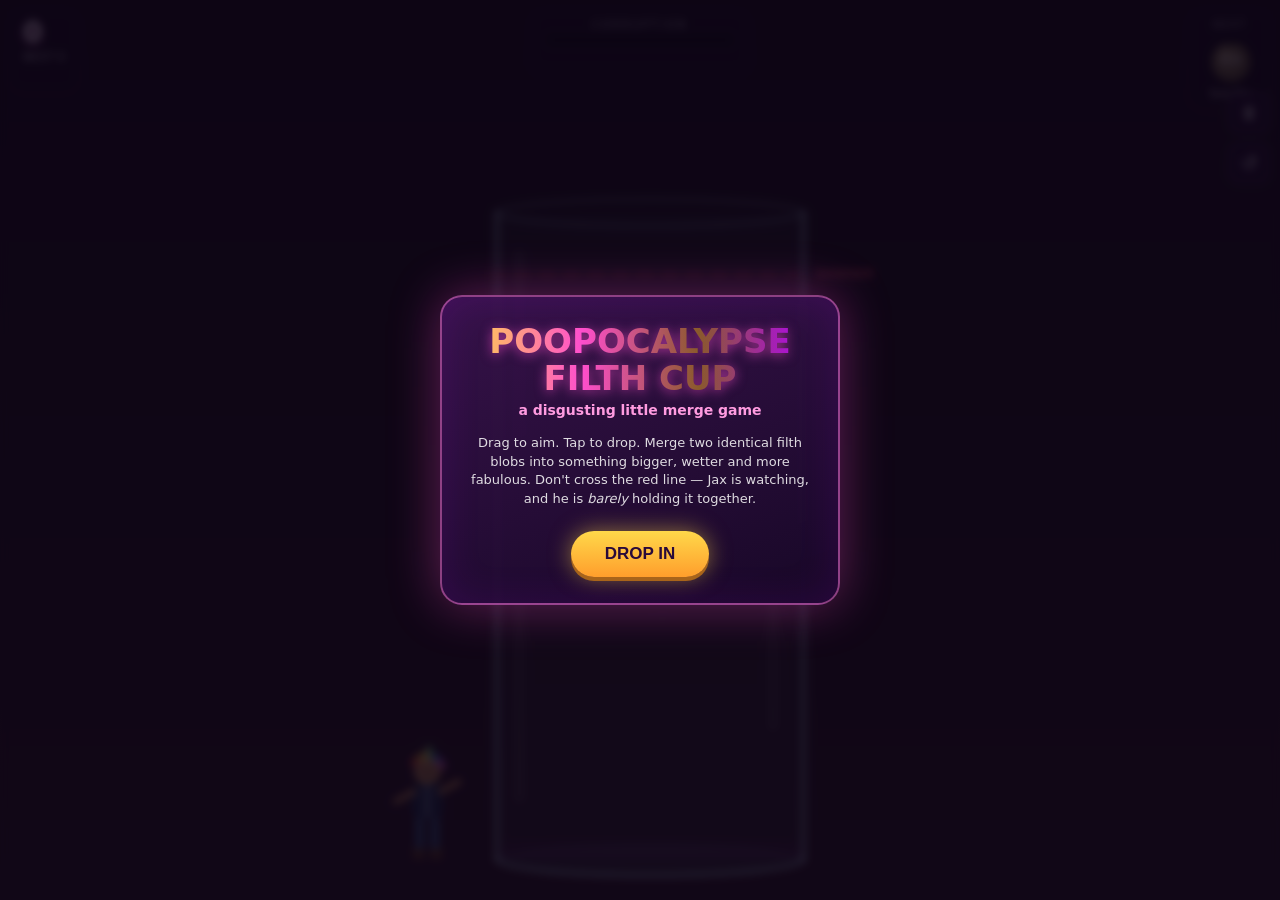
<file: games/poopocalypse/index.html>
<!DOCTYPE html>
<html lang="en">
<head>
<meta charset="utf-8">
<meta name="viewport" content="width=device-width, initial-scale=1, maximum-scale=1, user-scalable=no, viewport-fit=cover">
<title>Poopocalypse: Filth Cup</title>
<style>
  /* ---------- layout & chrome ---------- */
  * { margin:0; padding:0; box-sizing:border-box; -webkit-tap-highlight-color:transparent; }
  html,body { height:100%; overflow:hidden; background:#1a0c22; font-family:'Segoe UI',system-ui,sans-serif; }
  #wrap { position:fixed; inset:0; touch-action:none; }
  canvas#game { position:absolute; inset:0; width:100%; height:100%; display:block; }

  /* ---------- HUD ---------- */
  #hud { position:absolute; inset:0; pointer-events:none; color:#fff; user-select:none; }
  .panel { background:rgba(20,8,30,.55); backdrop-filter:blur(6px); border:1px solid rgba(255,255,255,.14);
           border-radius:14px; padding:8px 12px; }
  #scoreBox { position:absolute; top:max(10px, env(safe-area-inset-top)); left:10px; text-align:left; }
  #score { font-size:28px; font-weight:800; text-shadow:0 2px 8px rgba(255,80,200,.6); line-height:1; }
  #best  { font-size:12px; opacity:.75; margin-top:3px; }
  #combo { font-size:13px; font-weight:700; color:#ffd84a; height:16px; margin-top:2px;
           text-shadow:0 0 8px rgba(255,216,74,.8); }

  #nextBox { position:absolute; top:max(10px, env(safe-area-inset-top)); right:10px; text-align:center;
             width:80px; }
  #nextBox .lbl { font-size:10px; letter-spacing:2px; opacity:.7; }
  #nextCv { display:block; margin:2px auto 0; }
  #nextName { font-size:10px; opacity:.85; max-width:80px; white-space:nowrap;
              overflow:hidden; text-overflow:ellipsis; }

  #corrBox { position:absolute; top:max(10px, env(safe-area-inset-top)); left:50%; transform:translateX(-50%);
             width:clamp(116px, 38vw, 216px); text-align:center; }
  #corrBox .lbl { font-size:10px; letter-spacing:3px; opacity:.85; }
  #corrBar { height:12px; border-radius:8px; background:rgba(0,0,0,.5); margin-top:4px; overflow:hidden;
             border:1px solid rgba(255,255,255,.2); }
  #corrFill { height:100%; width:0%; border-radius:8px;
              background:linear-gradient(90deg,#7a4a2b,#c86bd6,#ff4ecd,#b400ff);
              box-shadow:0 0 10px rgba(255,78,205,.9); transition:width .25s; }
  #corrTag { font-size:10px; margin-top:2px; color:#ff9be0; height:13px; font-weight:700; }

  #btns { position:absolute; top:calc(max(10px, env(safe-area-inset-top)) + 82px); right:10px;
          display:flex; flex-direction:column; gap:8px; pointer-events:auto; }
  .btn { width:42px; height:42px; border-radius:12px; border:1px solid rgba(255,255,255,.25);
         background:rgba(40,15,55,.7); color:#fff; font-size:20px; cursor:pointer; }
  .btn:active { transform:scale(.92); background:rgba(255,78,205,.4); }

  /* ---------- announcements ---------- */
  #announce { position:absolute; top:22%; left:50%; transform:translateX(-50%); width:92%; text-align:center;
              font-size:clamp(16px,4.5vw,26px); font-weight:900; color:#fff; pointer-events:none;
              text-shadow:0 0 12px #ff4ecd, 0 0 30px #b400ff, 0 3px 2px rgba(0,0,0,.6);
              opacity:0; letter-spacing:1px; }
  #announce.show { animation:ann 2s ease-out forwards; }
  @keyframes ann { 0%{opacity:0;transform:translateX(-50%) scale(.4) rotate(-4deg);}
                   12%{opacity:1;transform:translateX(-50%) scale(1.15) rotate(2deg);}
                   22%{transform:translateX(-50%) scale(1) rotate(0);}
                   75%{opacity:1;} 100%{opacity:0;transform:translateX(-50%) scale(1.05) translateY(-24px);} }

  /* ---------- full-screen screens ---------- */
  #screen { position:absolute; inset:0; display:flex; align-items:center; justify-content:center;
            background:rgba(12,4,20,.82); backdrop-filter:blur(4px); pointer-events:auto; z-index:5; }
  #screen.hidden { display:none; }
  #card { text-align:center; padding:26px 22px; max-width:400px; width:88%;
          background:linear-gradient(160deg,rgba(60,20,80,.9),rgba(25,8,40,.95));
          border:2px solid rgba(255,120,220,.5); border-radius:22px;
          box-shadow:0 0 50px rgba(255,78,205,.35), inset 0 0 40px rgba(180,0,255,.12); color:#fff; }
  #card h1 { font-size:clamp(24px,7vw,34px); line-height:1.1; margin-bottom:4px;
             background:linear-gradient(90deg,#ffd84a,#ff4ecd,#8a5a2b,#b400ff);
             -webkit-background-clip:text; background-clip:text; -webkit-text-fill-color:transparent;
             filter:drop-shadow(0 2px 6px rgba(255,78,205,.6)); }
  #card h2 { font-size:14px; font-weight:600; color:#ff9be0; margin-bottom:14px; min-height:18px; }
  #card p  { font-size:13px; opacity:.85; margin:8px 0; line-height:1.45; }
  #stats { text-align:left; font-size:13px; margin:12px auto; display:none; }
  #stats div { display:flex; justify-content:space-between; padding:3px 0;
               border-bottom:1px dashed rgba(255,255,255,.15); }
  #stats span:last-child { font-weight:700; color:#ffd84a; }
  #bigBtn { margin-top:14px; padding:13px 34px; font-size:17px; font-weight:800; color:#2a0a3a;
            background:linear-gradient(180deg,#ffd84a,#ff9e2c); border:none; border-radius:999px;
            cursor:pointer; box-shadow:0 4px 0 #a8641a, 0 0 22px rgba(255,216,74,.5); }
  #bigBtn:active { transform:translateY(3px); box-shadow:0 1px 0 #a8641a; }
</style>
</head>
<body>
<div id="wrap">
  <canvas id="game"></canvas>
  <div id="hud">
    <div id="scoreBox" class="panel">
      <div id="score">0</div>
      <div id="best">BEST 0</div>
      <div id="combo"></div>
    </div>
    <div id="corrBox" class="panel">
      <div class="lbl">CORRUPTION</div>
      <div id="corrBar"><div id="corrFill"></div></div>
      <div id="corrTag"></div>
    </div>
    <div id="nextBox" class="panel">
      <div class="lbl">NEXT</div>
      <canvas id="nextCv" width="56" height="56"></canvas>
      <div id="nextName"></div>
    </div>
    <div id="btns">
      <button class="btn" id="pauseBtn" title="Pause">⏸</button>
      <button class="btn" id="restartBtn" title="Restart">↺</button>
    </div>
    <div id="announce"></div>
  </div>
  <div id="screen">
    <div id="card">
      <h1 id="cardTitle">POOPOCALYPSE<br>FILTH CUP</h1>
      <h2 id="cardSub">a disgusting little merge game</h2>
      <div id="stats">
        <div><span>Final score</span><span id="stScore">0</span></div>
        <div><span>Biggest merge</span><span id="stBig">—</span></div>
        <div><span>Total merges</span><span id="stMerges">0</span></div>
        <div><span>Glitter exploded</span><span id="stGlitter">0</span></div>
        <div><span>How corrupted Jax got</span><span id="stCorr">0%</span></div>
      </div>
      <p id="cardBody">Drag to aim. Tap to drop. Merge two identical filth blobs into
      something bigger, wetter and more fabulous. Don't cross the red line —
      Jax is watching, and he is <i>barely</i> holding it together.</p>
      <button id="bigBtn">DROP IN</button>
    </div>
  </div>
</div>

<script>
'use strict';
/* =====================================================================
   POOPOCALYPSE: FILTH CUP
   Suika-style physics merge game. Zero dependencies: plain Canvas 2D,
   a custom circle-constraint physics solver, Web Audio synth SFX.
   Systems, in file order:
     1. tiers & flavor text     6. corruption / Jax / chaos events
     2. audio synth             7. particles, popups, shake
     3. state & reset           8. rendering
     4. input                   9. HUD / screens
     5. physics & merging      10. main loop
   ===================================================================== */

/* ---------------- 1. TIERS ----------------
   Radii are in world units (world is 540x880). The 10-tier ladder;
   `deco` picks the extra visual flair drawn on top of the base blob. */
const TIERS = [
  { name:'Street Poop',          r:13,  hue:26,  sat:45, lit:35, deco:'plain',   pts:2   },
  { name:'Tourist Dropping',     r:18,  hue:30,  sat:50, lit:42, deco:'spark',   pts:5   },
  { name:'Seal Pile',            r:24,  hue:38,  sat:30, lit:40, deco:'wet',     pts:10  },
  { name:'Glitter Cluster',      r:32,  hue:285, sat:45, lit:52, deco:'glitter', pts:18  },
  { name:'Theater Kid Dump',     r:42,  hue:330, sat:55, lit:50, deco:'drama',   pts:30  },
  { name:'Business Suit Filth',  r:53,  hue:220, sat:30, lit:45, deco:'shiny',   pts:50  },
  { name:'Disco Overlord Pile',  r:66,  hue:270, sat:70, lit:48, deco:'sequin',  pts:80  },
  { name:'Pride Parade Blob',    r:80,  hue:0,   sat:0,  lit:50, deco:'rainbow', pts:130 },
  { name:'Unicorn Horn Core',    r:96,  hue:46,  sat:90, lit:58, deco:'horn',    pts:210 },
  { name:'Prismalox Final Form', r:114, hue:280, sat:80, lit:18, deco:'prisma',  pts:400 },
];
const SPAWN_WEIGHTS = [30, 26, 20, 14, 10];   // tiers 0-4 only get dropped

const MERGE_TEXT = [
  "They touched... now they're dating.",
  "They merged... and now they're grinding.",
  "Massive glitter orgy detected.",
  "Prismalox would be proud.",
  "That squelch was consensual.",
  "Two piles, one destiny.",
  "The cup is thirstier than Jax.",
  "Repression levels dropping rapidly.",
  "Somewhere, a purity blogger just fainted.",
  "Moist. Deal with it.",
  "Filth finds a way.",
];
const BIG_MERGE_TEXT = [
  "MASSIVE GLITTER ORGY DETECTED",
  "THE FILTH ASCENDS",
  "PRISMALOX FEELS THAT",
  "JAX NEEDS A MINUTE",
  "ABSOLUTELY FILTHY. TEN OUT OF TEN.",
];
const GAMEOVER_TEXT = [
  "Jax: \"IT'S OVER THE LINE! I'M NOT READY FOR FEELINGS!\"",
  "The cup runneth over. Disgusting. Beautiful.",
  "Jax fainted dramatically. The zombies applauded.",
  "Jax: \"I looked away for ONE second—\"",
];
const GAMEOVER_CORRUPT = [
  "Jax is turning... the horn is fully aglow. The vogue is eternal.",
  "Jax is turning... he just bought glitter in bulk. It's done.",
  "Jax is turning... and honestly? He's thriving.",
];

/* ---------------- world geometry ---------------- */
const W = 540, H = 880;
const CUP = { left:130, right:430, bottom:840 };
const DANGER_Y = 268;
const DROP_Y   = 188;
const GRAV = 1950;

/* ---------------- 2. AUDIO (Web Audio synth) ----------------
   Every SFX is synthesized: plop = pitch-dive sine, squish = filtered
   noise, merge = pop + pentatonic sparkle arpeggio that scales with tier. */
let AC = null, master = null, noiseBuf = null;
function ensureAudio() {
  if (AC) { if (AC.state === 'suspended') AC.resume(); return; }
  try {
    AC = new (window.AudioContext || window.webkitAudioContext)();
    master = AC.createGain(); master.gain.value = 0.5; master.connect(AC.destination);
    noiseBuf = AC.createBuffer(1, AC.sampleRate * 0.4, AC.sampleRate);
    const d = noiseBuf.getChannelData(0);
    for (let i = 0; i < d.length; i++) d[i] = Math.random() * 2 - 1;
  } catch (e) { AC = null; }
}
function tone(freq, dur, type, vol, slideTo) {
  if (!AC) return;
  const o = AC.createOscillator(), g = AC.createGain(), t = AC.currentTime;
  o.type = type; o.frequency.setValueAtTime(freq, t);
  if (slideTo) o.frequency.exponentialRampToValueAtTime(slideTo, t + dur);
  g.gain.setValueAtTime(vol, t); g.gain.exponentialRampToValueAtTime(0.001, t + dur);
  o.connect(g); g.connect(master); o.start(t); o.stop(t + dur + 0.02);
}
function squish(vol, dur, cutoff) {
  if (!AC) return;
  const s = AC.createBufferSource(), f = AC.createBiquadFilter(), g = AC.createGain(), t = AC.currentTime;
  s.buffer = noiseBuf; f.type = 'lowpass'; f.frequency.value = cutoff || 600;
  g.gain.setValueAtTime(vol, t); g.gain.exponentialRampToValueAtTime(0.001, t + dur);
  s.connect(f); f.connect(g); g.connect(master); s.start(t); s.stop(t + dur + 0.02);
}
function sfxDrop()        { tone(300, 0.12, 'sine', 0.25, 110); }
function sfxLand(v)       { squish(Math.min(0.3, v), 0.09, 500); }
function sfxMerge(tier) {
  const f0 = Math.max(90, 480 - tier * 36);
  tone(f0, 0.22, 'triangle', 0.35, f0 * 1.9);       // squishy pop
  squish(0.28, 0.16, 900);
  if (tier >= 3) {                                   // sparkle arpeggio on bigger merges
    const scale = [0, 3, 7, 12, 15];
    for (let i = 0; i <= Math.min(4, tier - 2); i++)
      setTimeout(() => tone(880 * Math.pow(2, scale[i] / 12), 0.14, 'sine', 0.12), i * 55);
  }
}
function sfxPurge()   { tone(1200, 0.4, 'sine', 0.25, 2400); squish(0.3, 0.3, 3000); }
function sfxZombie()  { tone(160, 0.5, 'sawtooth', 0.15, 320); tone(90, 0.5, 'square', 0.08, 60); }
function sfxOver() {
  [392, 311, 233, 155].forEach((f, i) => setTimeout(() => tone(f, 0.45, 'triangle', 0.25), i * 220));
}

/* ---------------- 3. STATE ---------------- */
const cv = document.getElementById('game'), ctx = cv.getContext('2d');
let scaleF = 1, offX = 0, offY = 0, dpr = 1;

const S = {};                    // whole mutable game state lives here
function resetState() {
  S.blobs = [];                  // physics bodies
  S.particles = [];
  S.popups = [];
  S.state = 'menu';              // menu | play | paused | over
  S.score = 0;
  S.best = +(localStorage.getItem('poopocalypse.best') || 0);
  S.dropX = W / 2; S.dropTargetX = W / 2;
  S.canDrop = true; S.dropCd = 0;
  S.current = rollSpawn(); S.next = rollSpawn();
  S.combo = 0; S.comboT = 0;
  S.corruption = 0; S.maxCorruption = 0;
  S.shake = 0; S.time = 0;
  S.zombie = null; S.zombieCd = 8;
  S.prismaT = 70 + Math.random() * 40;   // Prismalox Intervention countdown
  S.warn = 0;                            // danger-line warning intensity
  S.stats = { merges:0, biggest:-1, glitter:0 };
  S.idSeq = 1;
  updateHUD(); drawNextPreview();
}
function rollSpawn() {
  let t = 0, sum = SPAWN_WEIGHTS.reduce((a, b) => a + b), r = Math.random() * sum;
  for (let i = 0; i < SPAWN_WEIGHTS.length; i++) { r -= SPAWN_WEIGHTS[i]; if (r <= 0) { t = i; break; } }
  // Rare Golden Unicorn Poop: clears smaller blobs around its merge
  const golden = Math.random() < 0.03 && t <= 2;
  return { tier: t, golden };
}
function makeBlob(x, y, tier, golden) {
  return {
    id: S.idSeq++, x, y, vx: 0, vy: 0, tier, r: TIERS[tier].r,
    golden: !!golden, rot: (Math.random() - .5) * .6,
    squash: 0, scale: 0.35,           // spawn pop-in
    mergeCd: 0.12, touched: false, overT: 0,
    blink: 1 + Math.random() * 3, seed: Math.random() * 7,
    dead: false,
  };
}

/* ---------------- 4. INPUT ----------------
   Mouse: move to aim, click to drop. Touch: drag to aim, release to drop. */
function toWorldX(clientX) {
  return (clientX * dpr - offX) / scaleF;
}
let pDown = false;
cv.addEventListener('pointerdown', e => {
  ensureAudio(); pDown = true;
  if (S.state === 'play') S.dropTargetX = toWorldX(e.clientX);
});
cv.addEventListener('pointermove', e => {
  if (S.state === 'play') S.dropTargetX = toWorldX(e.clientX);
});
cv.addEventListener('pointerup', e => {
  if (!pDown) return;
  pDown = false;
  if (S.state === 'play') { S.dropTargetX = toWorldX(e.clientX); tryDrop(); }
});
window.addEventListener('keydown', e => {
  if (e.key === ' ' && S.state === 'play') tryDrop();
  if (e.key === 'p' || e.key === 'P') togglePause();
});

function tryDrop() {
  if (!S.canDrop || S.state !== 'play') return;
  const t = S.current, r = TIERS[t.tier].r;
  const x = clamp(S.dropX, CUP.left + r + 2, CUP.right - r - 2);
  const b = makeBlob(x, DROP_Y, t.tier, t.golden);
  b.scale = 1;
  S.blobs.push(b);
  S.canDrop = false; S.dropCd = 0.55;
  S.current = S.next; S.next = rollSpawn();
  drawNextPreview(); sfxDrop();
}

/* ---------------- 5. PHYSICS ----------------
   Fixed-substep integration + iterative circle constraint solver.
   Mass ~ r^2, low restitution, positional correction keeps stacks
   heavy and stable — the "weighty squish" feel comes from here. */
function physics(dt) {
  const bs = S.blobs;
  for (const b of bs) {
    b.vy += GRAV * dt;
    b.vx *= (1 - 0.15 * dt);                 // gentle air drag
    b.x += b.vx * dt; b.y += b.vy * dt;
    b.rot += b.vx / b.r * dt * 0.55;
    if (b.mergeCd > 0) b.mergeCd -= dt;
    b.squash *= Math.exp(-9 * dt);
    if (b.scale < 1) b.scale = Math.min(1, b.scale + dt * 4.5);
    b.blink -= dt; if (b.blink < -0.13) b.blink = 1.5 + Math.random() * 3.5;
  }

  const merges = [];
  for (let iter = 0; iter < 6; iter++) {
    // blob-vs-blob
    for (let i = 0; i < bs.length; i++) {
      const a = bs[i]; if (a.dead) continue;
      for (let j = i + 1; j < bs.length; j++) {
        const b = bs[j]; if (b.dead) continue;
        let dx = b.x - a.x, dy = b.y - a.y;
        const rr = a.r + b.r, d2 = dx * dx + dy * dy;
        // same tier near-touching -> queue merge. The +2 epsilon matters:
        // the solver separates resting neighbors to exactly rr apart, so a
        // strict-overlap check would never merge side-by-side blobs.
        if (iter === 0 && a.tier === b.tier && a.mergeCd <= 0 && b.mergeCd <= 0 &&
            d2 < (rr + 2) * (rr + 2) && d2 > 0) {
          merges.push([a, b]); a.dead = b.dead = true; continue;
        }
        if (d2 >= rr * rr || d2 === 0) continue;
        const d = Math.sqrt(d2), nx = dx / d, ny = dy / d, pen = rr - d;
        const ma = a.r * a.r, mb = b.r * b.r, tm = ma + mb;
        a.x -= nx * pen * (mb / tm); a.y -= ny * pen * (mb / tm);
        b.x += nx * pen * (ma / tm); b.y += ny * pen * (ma / tm);
        const rvx = b.vx - a.vx, rvy = b.vy - a.vy, vn = rvx * nx + rvy * ny;
        if (vn < 0) {
          const imp = -(1 + 0.12) * vn / (1 / ma + 1 / mb);
          a.vx -= imp * nx / ma; a.vy -= imp * ny / ma;
          b.vx += imp * nx / mb; b.vy += imp * ny / mb;
          if (vn < -220) { const q = Math.min(0.3, -vn / 1600); a.squash = Math.max(a.squash, q); b.squash = Math.max(b.squash, q); }
          if (vn < -260 && iter === 0) sfxLand(-vn / 1400);
          a.touched = b.touched = true;
        }
      }
    }
    // walls & floor
    for (const b of bs) {
      if (b.dead) continue;
      if (b.x - b.r < CUP.left)  { b.x = CUP.left + b.r;  if (b.vx < 0) b.vx *= -0.3; b.touched = true; }
      if (b.x + b.r > CUP.right) { b.x = CUP.right - b.r; if (b.vx > 0) b.vx *= -0.3; b.touched = true; }
      if (b.y + b.r > CUP.bottom) {
        b.y = CUP.bottom - b.r;
        if (b.vy > 0) {
          if (b.vy > 260) { b.squash = Math.max(b.squash, Math.min(0.32, b.vy / 1500)); if (iter === 0) sfxLand(b.vy / 1500); }
          b.vy *= -0.22; b.vx *= 0.92;
        }
        b.touched = true;
      }
    }
  }
  for (const [a, b] of merges) doMerge(a, b);
  S.blobs = S.blobs.filter(b => !b.dead);

  // danger line: only settled blobs (that have touched something) count
  let anyOver = false;
  for (const b of S.blobs) {
    if (b.touched && b.y - b.r < DANGER_Y) { b.overT += dt; anyOver = true; if (b.overT > 2) return gameOver(); }
    else b.overT = 0;
  }
  S.warn = anyOver ? Math.min(1, S.warn + dt * 3) : Math.max(0, S.warn - dt * 2);

  // chaos zombie bounces around and shoves blobs
  if (S.zombie) {
    const z = S.zombie;
    z.vy += GRAV * dt; z.x += z.vx * dt; z.y += z.vy * dt; z.t += dt;
    if (z.x - 16 < CUP.left)  { z.x = CUP.left + 16;  z.vx = Math.abs(z.vx) * 0.9; }
    if (z.x + 16 > CUP.right) { z.x = CUP.right - 16; z.vx = -Math.abs(z.vx) * 0.9; }
    if (z.y + 16 > CUP.bottom){ z.y = CUP.bottom - 16; z.vy = -Math.abs(z.vy) * 0.82; sfxLand(0.15); }
    for (const b of S.blobs) {
      const dx = b.x - z.x, dy = b.y - z.y, d = Math.hypot(dx, dy);
      if (d < b.r + 16 && d > 0) { b.vx += dx / d * 260 * dt * 8; b.vy += dy / d * 200 * dt * 8; }
    }
    if (z.t > 4.5) { burst(z.x, z.y, ['#7fce4a', '#b400ff'], 24, 260); S.zombie = null; }
  }
}

/* -------- merging, scoring, combos, specials -------- */
function doMerge(a, b) {
  const tier = a.tier;
  const nx = (a.x + b.x) / 2, ny = (a.y + b.y) / 2;

  // combo window: chained merges multiply score
  S.combo = (S.comboT > 0) ? S.combo + 1 : 1;
  S.comboT = 2.5;

  if (tier === TIERS.length - 1) {          // Prismalox + Prismalox = singularity
    const pts = 2000 * S.combo;
    S.score += pts;
    for (const o of S.blobs) if (!o.dead) { o.dead = true; burst(o.x, o.y, rainbow(), 10, 300); }
    burst(nx, ny, rainbow(), 160, 620, true);
    popup(nx, ny, '+' + pts, '#fff', 30);
    announce('PRISMALOX SINGULARITY — THE CUP IS BORN ANEW');
    S.shake = 26; sfxMerge(9); sfxPurge();
    addCorruption(20); S.stats.merges++; S.stats.biggest = tier;
    return;
  }

  const nt = tier + 1;
  const nb = makeBlob(nx, ny, nt, false);
  nb.vx = (a.vx + b.vx) / 2; nb.vy = (a.vy + b.vy) / 2 - 60;   // satisfying little hop
  nb.scale = 0.55; nb.squash = 0.28; nb.touched = a.touched || b.touched;
  S.blobs.push(nb);

  let pts = TIERS[nt].pts * S.combo;
  S.score += pts;
  S.stats.merges++;
  if (nt > S.stats.biggest) S.stats.biggest = nt;
  addCorruption(1.2 + nt * 0.9);

  // juice: particles scale with tier, shake on big merges
  burst(nx, ny, [tierColor(nt), '#ffd84a', '#ff9be0'], 14 + nt * 6, 220 + nt * 45, nt >= 3);
  popup(nx, ny - TIERS[nt].r, '+' + pts + (S.combo > 1 ? '  ×' + S.combo : ''), S.combo > 1 ? '#ffd84a' : '#fff', 15 + nt * 1.6);
  if (nt >= 4) S.shake = Math.min(20, 3 + nt * 1.8);
  sfxMerge(nt);

  if (nt >= 6) announce(pick(BIG_MERGE_TEXT));
  else if (Math.random() < 0.32) announce(pick(MERGE_TEXT));

  // Golden Unicorn Poop: its merge purges nearby smaller blobs
  if (a.golden || b.golden) {
    let cleared = 0;
    for (const o of S.blobs) {
      if (o === nb || o.dead || o.tier >= nt) continue;
      if (Math.hypot(o.x - nx, o.y - ny) < nb.r * 2.6) {
        o.dead = true; cleared++;
        S.score += (o.tier + 1) * 6;
        burst(o.x, o.y, ['#ffd84a', '#fff2b0'], 14, 300, true);
      }
    }
    if (cleared) { announce('GOLDEN UNICORN PURGE! ✨'); S.shake = Math.max(S.shake, 12); sfxPurge(); }
  }
  updateHUD();
}

/* ---------------- 6. CORRUPTION / JAX / EVENTS ---------------- */
function addCorruption(v) {
  S.corruption = clamp(S.corruption + v, 0, 100);
  S.maxCorruption = Math.max(S.maxCorruption, S.corruption);
}
function corruptionTick(dt) {
  // fill level slowly corrupts; an empty-ish cup slowly purifies
  let top = CUP.bottom;
  for (const b of S.blobs) top = Math.min(top, b.y - b.r);
  const fill = clamp((CUP.bottom - top) / (CUP.bottom - DANGER_Y), 0, 1);
  addCorruption((fill * 1.4 - 0.35) * dt);

  // chaos event: at high corruption a zombie occasionally cannonballs in
  S.zombieCd -= dt;
  if (!S.zombie && S.corruption > 75 && S.zombieCd <= 0 && Math.random() < dt * 0.12) {
    S.zombie = { x: CUP.left + 40 + Math.random() * (CUP.right - CUP.left - 80), y: DROP_Y, vx: (Math.random() - .5) * 500, vy: 120, t: 0 };
    S.zombieCd = 18;
    announce('A ZOMBIE CRASHED THE PARTY! He just wants to dance.');
    sfxZombie();
  }

  // Prismalox Intervention: periodic gift blob from above
  S.prismaT -= dt;
  if (S.prismaT <= 0) {
    S.prismaT = 75 + Math.random() * 45;
    const t = 4 + Math.floor(Math.random() * 2);
    const b = makeBlob(W / 2 + (Math.random() - .5) * 60, DROP_Y - 30, t, false);
    b.mergeCd = 0.3;
    S.blobs.push(b);
    burst(b.x, b.y, rainbow(), 50, 380, true);
    announce('✨ PRISMALOX INTERVENTION ✨');
    S.shake = 8; sfxPurge();
  }
}

/* ---------------- 7. PARTICLES / POPUPS / SHAKE ---------------- */
function burst(x, y, colors, n, speed, sparkly) {
  S.stats.glitter += n;
  for (let i = 0; i < n; i++) {
    const a = Math.random() * Math.PI * 2, sp = speed * (0.3 + Math.random() * 0.9);
    S.particles.push({
      x, y, vx: Math.cos(a) * sp, vy: Math.sin(a) * sp - speed * 0.25,
      life: 0.5 + Math.random() * 0.7, age: 0,
      c: colors[i % colors.length], sz: 2 + Math.random() * 4,
      star: sparkly && Math.random() < 0.5, rot: Math.random() * 7,
    });
  }
  if (S.particles.length > 900) S.particles.splice(0, S.particles.length - 900);
}
function rainbow() { return ['#ff3b3b', '#ff9e2c', '#ffd84a', '#4ade80', '#4aa8ff', '#b46bff', '#ff6bd6']; }
function popup(x, y, txt, c, sz) { S.popups.push({ x, y, txt, c, sz, age: 0 }); }
function particlesTick(dt) {
  for (const p of S.particles) {
    p.age += dt; p.vy += 900 * dt; p.vx *= (1 - 1.6 * dt);
    p.x += p.vx * dt; p.y += p.vy * dt; p.rot += 6 * dt;
  }
  S.particles = S.particles.filter(p => p.age < p.life);
  for (const p of S.popups) { p.age += dt; p.y -= 42 * dt; }
  S.popups = S.popups.filter(p => p.age < 1.1);
  S.shake *= Math.exp(-5 * dt);
}

/* ---------------- 8. RENDERING ---------------- */
function tierColor(t) { const c = TIERS[t]; return `hsl(${c.hue},${c.sat}%,${c.lit}%)`; }
function tierDark(t)  { const c = TIERS[t]; return `hsl(${c.hue},${c.sat}%,${Math.max(8, c.lit - 20)}%)`; }

function draw() {
  const w = cv.width, h = cv.height;
  // background shifts brown-night -> hot pink/purple as corruption rises
  const k = S.corruption / 100;
  const g = ctx.createLinearGradient(0, 0, 0, h);
  g.addColorStop(0, `hsl(${290 - k * 30},${30 + k * 45}%,${8 + k * 10}%)`);
  g.addColorStop(1, `hsl(${320 + k * 20},${35 + k * 45}%,${14 + k * 14}%)`);
  ctx.setTransform(1, 0, 0, 1, 0, 0);
  ctx.fillStyle = g; ctx.fillRect(0, 0, w, h);

  // ambient sparkle field grows with corruption
  if (k > 0.25) {
    ctx.globalAlpha = (k - 0.25) * 0.8;
    for (let i = 0; i < 26; i++) {
      const sx = (Math.sin(i * 37.7 + S.time * (0.2 + i % 3 * 0.13)) * .5 + .5) * w;
      const sy = (Math.sin(i * 91.3 + S.time * 0.31 + i) * .5 + .5) * h;
      const tw = (Math.sin(S.time * 3 + i * 2.4) * .5 + .5);
      ctx.fillStyle = i % 2 ? '#ff9be0' : '#ffd84a';
      ctx.fillRect(sx, sy, 2 + tw * 2, 2 + tw * 2);
    }
    ctx.globalAlpha = 1;
  }

  // world transform + screen shake
  const shx = (Math.random() - .5) * S.shake, shy = (Math.random() - .5) * S.shake;
  ctx.setTransform(scaleF, 0, 0, scaleF, offX + shx * scaleF, offY + shy * scaleF);

  drawJax();
  drawCupBack();
  for (const b of S.blobs) drawBlob(b);
  if (S.zombie) drawZombie(S.zombie);
  drawParticles();
  drawCupFront();
  drawHands();
  drawDanger();
  if (S.state === 'play') drawDropper();
  drawPopups();

  // red warning vignette when something sits above the line
  if (S.warn > 0.02) {
    ctx.setTransform(1, 0, 0, 1, 0, 0);
    const vg = ctx.createRadialGradient(w / 2, h / 2, h * 0.3, w / 2, h / 2, h * 0.75);
    vg.addColorStop(0, 'rgba(255,0,60,0)');
    vg.addColorStop(1, `rgba(255,0,60,${0.35 * S.warn * (0.6 + 0.4 * Math.sin(S.time * 10))})`);
    ctx.fillStyle = vg; ctx.fillRect(0, 0, w, h);
  }
}

function drawCupBack() {
  const cw = CUP.right - CUP.left, cx = CUP.left + cw / 2, k = S.corruption / 100;
  // back of the glass + floor ellipse
  ctx.fillStyle = 'rgba(160,220,255,0.06)';
  ctx.fillRect(CUP.left, DANGER_Y - 60, cw, CUP.bottom - DANGER_Y + 60);
  ctx.beginPath();
  ctx.ellipse(cx, CUP.bottom, cw / 2, 16, 0, 0, Math.PI * 2);
  ctx.fillStyle = 'rgba(160,220,255,0.10)'; ctx.fill();

  // ambient life so an empty cup never feels dead: a shallow slime pool
  // at the floor + lazy bubbles rising through it. Both tint pinker with
  // corruption. Purely decorative — drawn behind the blobs.
  ctx.save();
  ctx.beginPath(); ctx.rect(CUP.left, DANGER_Y - 60, cw, CUP.bottom - DANGER_Y + 76); ctx.clip();
  const poolH = 22 + k * 10;
  const pool = ctx.createLinearGradient(0, CUP.bottom - poolH, 0, CUP.bottom);
  pool.addColorStop(0, `hsla(${300 - k * 40},70%,45%,0)`);
  pool.addColorStop(1, `hsla(${300 - k * 40},70%,${30 + k * 12}%,${0.18 + k * 0.22})`);
  ctx.fillStyle = pool; ctx.fillRect(CUP.left, CUP.bottom - poolH, cw, poolH);
  for (let i = 0; i < 9; i++) {                       // rising bubbles
    const life = (S.time * (0.12 + (i % 4) * 0.05) + i * 0.618) % 1;
    const bx = CUP.left + 18 + ((i * 71) % (cw - 36)) + Math.sin(S.time + i) * 6;
    const by = CUP.bottom - 8 - life * (CUP.bottom - DANGER_Y - 30);
    const br = (1.5 + (i % 3)) * (1 - life * 0.4);
    ctx.globalAlpha = (0.10 + k * 0.22) * Math.sin(life * Math.PI);
    ctx.fillStyle = i % 2 ? '#ff9be0' : '#c8f0ff';
    ctx.beginPath(); ctx.arc(bx, by, br, 0, Math.PI * 2); ctx.fill();
  }
  ctx.restore();
}
function drawCupFront() {
  const cw = CUP.right - CUP.left, cx = CUP.left + cw / 2;
  ctx.lineWidth = 5; ctx.strokeStyle = 'rgba(200,235,255,0.5)';
  ctx.lineCap = 'round';
  ctx.beginPath(); ctx.moveTo(CUP.left, DANGER_Y - 60); ctx.lineTo(CUP.left, CUP.bottom); ctx.stroke();
  ctx.beginPath(); ctx.moveTo(CUP.right, DANGER_Y - 60); ctx.lineTo(CUP.right, CUP.bottom); ctx.stroke();
  // front lip of the floor + top rim ellipse: sells the cylinder
  ctx.beginPath(); ctx.ellipse(cx, CUP.bottom, cw / 2, 16, 0, 0, Math.PI); ctx.stroke();
  ctx.beginPath(); ctx.ellipse(cx, DANGER_Y - 60, cw / 2, 13, 0, 0, Math.PI * 2);
  ctx.strokeStyle = 'rgba(200,235,255,0.35)'; ctx.lineWidth = 3; ctx.stroke();
  // glass shine streaks
  ctx.strokeStyle = 'rgba(255,255,255,0.10)'; ctx.lineWidth = 9;
  ctx.beginPath(); ctx.moveTo(CUP.left + 22, DANGER_Y - 20); ctx.lineTo(CUP.left + 22, CUP.bottom - 60); ctx.stroke();
  ctx.beginPath(); ctx.moveTo(CUP.right - 30, DANGER_Y + 40); ctx.lineTo(CUP.right - 30, CUP.bottom - 130); ctx.stroke();
}
function drawDanger() {
  const pulse = 0.55 + 0.45 * Math.sin(S.time * (S.warn > 0 ? 12 : 3));
  ctx.strokeStyle = `rgba(255,40,70,${0.5 + 0.5 * S.warn * pulse})`;
  ctx.lineWidth = 3 + S.warn * 3;
  ctx.setLineDash([14, 10]);
  ctx.beginPath(); ctx.moveTo(CUP.left - 6, DANGER_Y); ctx.lineTo(CUP.right + 6, DANGER_Y); ctx.stroke();
  ctx.setLineDash([]);
  ctx.fillStyle = `rgba(255,90,110,${0.7 + 0.3 * pulse})`;
  ctx.font = 'bold 13px sans-serif'; ctx.textAlign = 'left';
  ctx.fillText('DANGER', CUP.right + 12, DANGER_Y + 4);
}
function drawDropper() {
  // dropper glides toward the pointer; held blob dangles under it
  const t = S.current, r = TIERS[t.tier].r;
  const x = clamp(S.dropX, CUP.left + r + 2, CUP.right - r - 2);
  ctx.fillStyle = '#3a2a4a';
  ctx.strokeStyle = '#ff9be0'; ctx.lineWidth = 3;
  roundRect(x - 26, DROP_Y - r - 34, 52, 16, 8); ctx.fill(); ctx.stroke();
  ctx.beginPath(); ctx.moveTo(x, DROP_Y - r - 18); ctx.lineTo(x, DROP_Y - r);
  ctx.strokeStyle = 'rgba(255,155,224,0.8)'; ctx.stroke();
  if (S.canDrop) {
    // aim guide: a brighter animated dashed beam + a landing footprint ring,
    // so the drop point reads at a glance on a busy/bright background
    ctx.save();
    ctx.setLineDash([6, 10]); ctx.lineDashOffset = -(S.time * 40 % 16);
    ctx.strokeStyle = 'rgba(255,220,120,0.55)'; ctx.lineWidth = 2.5;
    ctx.beginPath(); ctx.moveTo(x, DROP_Y + r); ctx.lineTo(x, CUP.bottom - 10); ctx.stroke();
    ctx.setLineDash([]);
    ctx.strokeStyle = `rgba(255,220,120,${0.4 + 0.25 * Math.sin(S.time * 5)})`; ctx.lineWidth = 2;
    ctx.beginPath(); ctx.ellipse(x, CUP.bottom - 10, r * 0.85, r * 0.28, 0, 0, Math.PI * 2); ctx.stroke();
    ctx.restore();
    drawBlobShape(x, DROP_Y, t.tier, 1, 0, 0, t.golden, 0);
  }
}
function drawParticles() {
  for (const p of S.particles) {
    const a = 1 - p.age / p.life;
    ctx.globalAlpha = a;
    ctx.fillStyle = p.c;
    if (p.star) {
      ctx.save(); ctx.translate(p.x, p.y); ctx.rotate(p.rot);
      const s = p.sz * (0.6 + a);
      ctx.beginPath();
      for (let i = 0; i < 4; i++) {
        ctx.lineTo(Math.cos(i * Math.PI / 2) * s * 1.8, Math.sin(i * Math.PI / 2) * s * 1.8);
        ctx.lineTo(Math.cos(i * Math.PI / 2 + Math.PI / 4) * s * 0.55, Math.sin(i * Math.PI / 2 + Math.PI / 4) * s * 0.55);
      }
      ctx.closePath(); ctx.fill(); ctx.restore();
    } else {
      ctx.beginPath(); ctx.arc(p.x, p.y, p.sz * a, 0, Math.PI * 2); ctx.fill();
    }
  }
  ctx.globalAlpha = 1;
}
function drawPopups() {
  ctx.textAlign = 'center';
  for (const p of S.popups) {
    const a = 1 - p.age / 1.1, pop = p.age < 0.15 ? p.age / 0.15 * 1.25 : 1 + 0.25 * (1 - Math.min(1, (p.age - .15) / .2));
    ctx.globalAlpha = a;
    ctx.font = `900 ${p.sz * pop}px sans-serif`;
    ctx.strokeStyle = 'rgba(0,0,0,0.7)'; ctx.lineWidth = 4;
    ctx.strokeText(p.txt, p.x, p.y);
    ctx.fillStyle = p.c; ctx.fillText(p.txt, p.x, p.y);
  }
  ctx.globalAlpha = 1;
}

/* -------- blob rendering: squishy body + face + per-tier flair -------- */
function drawBlob(b) {
  drawBlobShape(b.x, b.y, b.tier, b.scale, b.squash, b.rot, b.golden, b.seed, b.blink < 0);
}
function drawBlobShape(x, y, tier, scale, squash, rot, golden, seed, blinking) {
  const T = TIERS[tier]; let r = T.r;
  ctx.save();
  ctx.translate(x, y);
  const pulse = (T.deco === 'sequin' || T.deco === 'prisma') ? 1 + 0.02 * Math.sin(S.time * 6 + seed) : 1;
  ctx.scale(scale * (1 + squash) * pulse, scale * (1 - squash) * pulse);

  // body: radial-lit squishy ball
  const body = ctx.createRadialGradient(-r * 0.35, -r * 0.4, r * 0.1, 0, 0, r * 1.15);
  body.addColorStop(0, `hsl(${T.hue},${T.sat}%,${Math.min(85, T.lit + 22)}%)`);
  body.addColorStop(0.7, tierColor(tier));
  body.addColorStop(1, tierDark(tier));
  ctx.fillStyle = body;
  ctx.beginPath(); ctx.arc(0, 0, r, 0, Math.PI * 2); ctx.fill();

  // rainbow-layered body for Pride Parade Blob
  if (T.deco === 'rainbow') {
    const cols = rainbow();
    for (let i = cols.length - 1; i >= 0; i--) {
      ctx.fillStyle = cols[i]; ctx.globalAlpha = 0.85;
      ctx.beginPath(); ctx.arc(0, 0, r * (i + 1) / cols.length, 0, Math.PI * 2); ctx.fill();
    }
    ctx.globalAlpha = 1;
    const sh = ctx.createRadialGradient(-r * .35, -r * .4, r * .1, 0, 0, r * 1.1);
    sh.addColorStop(0, 'rgba(255,255,255,0.35)'); sh.addColorStop(.6, 'rgba(255,255,255,0)');
    sh.addColorStop(1, 'rgba(0,0,0,0.3)');
    ctx.fillStyle = sh; ctx.beginPath(); ctx.arc(0, 0, r, 0, Math.PI * 2); ctx.fill();
  }
  // Prismalox: black-hole core + rotating rainbow swirl
  if (T.deco === 'prisma') {
    const core = ctx.createRadialGradient(0, 0, 2, 0, 0, r);
    core.addColorStop(0, '#000'); core.addColorStop(0.55, '#12031f'); core.addColorStop(1, '#3a0a5e');
    ctx.fillStyle = core; ctx.beginPath(); ctx.arc(0, 0, r, 0, Math.PI * 2); ctx.fill();
    const cols = rainbow();
    ctx.lineWidth = 5; ctx.lineCap = 'round';
    for (let i = 0; i < 7; i++) {
      const a0 = S.time * 1.6 + i * 0.9;
      ctx.strokeStyle = cols[i]; ctx.globalAlpha = 0.8;
      ctx.beginPath(); ctx.arc(0, 0, r * (0.35 + i * 0.09), a0, a0 + 1.7); ctx.stroke();
    }
    ctx.globalAlpha = 1;
    for (let i = 0; i < 5; i++) {   // orbiting sparkles
      const a = S.time * 2.2 + i * 1.26;
      ctx.fillStyle = '#fff';
      ctx.fillRect(Math.cos(a) * r * 1.02 - 2, Math.sin(a) * r * 1.02 - 2, 4, 4);
    }
  }

  // classic poop swirl tip (smaller tiers read as piles)
  if (tier <= 6) {
    ctx.fillStyle = tierDark(tier);
    ctx.beginPath();
    ctx.moveTo(-r * 0.32, -r * 0.78);
    ctx.quadraticCurveTo(0, -r * 1.45, r * 0.4, -r * 0.95);
    ctx.quadraticCurveTo(r * 0.15, -r * 0.75, -r * 0.32, -r * 0.78);
    ctx.fill();
  }

  // gloss highlight (extra wet for Seal Pile)
  ctx.fillStyle = `rgba(255,255,255,${T.deco === 'wet' ? 0.5 : 0.28})`;
  ctx.beginPath(); ctx.ellipse(-r * 0.38, -r * 0.42, r * 0.3, r * 0.17, -0.6, 0, Math.PI * 2); ctx.fill();
  if (T.deco === 'wet') {   // drip
    ctx.fillStyle = 'rgba(200,240,255,0.5)';
    ctx.beginPath(); ctx.ellipse(r * 0.45, r * 0.3 + Math.sin(S.time * 2 + seed) * 2, r * 0.08, r * 0.16, 0, 0, Math.PI * 2); ctx.fill();
  }

  // sparkle / glitter / sequin decorations
  if (T.deco === 'spark' || T.deco === 'glitter' || T.deco === 'sequin' || golden) {
    const n = T.deco === 'glitter' ? 12 : T.deco === 'sequin' ? 16 : 5;
    for (let i = 0; i < n; i++) {
      const a = seed + i * 2.4, rr = r * (0.25 + ((i * 0.618) % 0.6));
      const tw = 0.5 + 0.5 * Math.sin(S.time * (3 + i % 4) + i);
      ctx.fillStyle = T.deco === 'sequin' ? `hsl(${(i * 47 + S.time * 120) % 360},90%,70%)` : (golden ? '#fff6c0' : '#ffffff');
      ctx.globalAlpha = 0.5 + tw * 0.5;
      ctx.fillRect(Math.cos(a) * rr - 1.6, Math.sin(a) * rr - 1.6, 3.2, 3.2);
    }
    ctx.globalAlpha = 1;
  }
  if (golden) {   // golden sheen + tiny crown
    ctx.fillStyle = 'rgba(255,216,74,0.4)';
    ctx.beginPath(); ctx.arc(0, 0, r, 0, Math.PI * 2); ctx.fill();
    ctx.fillStyle = '#ffd84a';
    ctx.beginPath();
    ctx.moveTo(-r * .3, -r * .95); ctx.lineTo(-r * .3, -r * 1.25); ctx.lineTo(-r * .1, -r * 1.05);
    ctx.lineTo(0, -r * 1.3); ctx.lineTo(r * .1, -r * 1.05); ctx.lineTo(r * .3, -r * 1.25); ctx.lineTo(r * .3, -r * .95);
    ctx.closePath(); ctx.fill();
  }
  // Business Suit Filth: shiny sweep + necktie
  if (T.deco === 'shiny') {
    ctx.save(); ctx.rotate(((S.time * 0.7 + seed) % 3) - 1.5);
    ctx.fillStyle = 'rgba(255,255,255,0.16)';
    ctx.fillRect(-r, -r * 0.12, r * 2, r * 0.2); ctx.restore();
    ctx.fillStyle = '#c33';
    ctx.beginPath(); ctx.moveTo(0, r * .3); ctx.lineTo(-r * .12, r * .5); ctx.lineTo(0, r * .85); ctx.lineTo(r * .12, r * .5); ctx.closePath(); ctx.fill();
  }
  // Theater Kid Dump: beret + single dramatic tear
  if (T.deco === 'drama') {
    ctx.fillStyle = '#222';
    ctx.beginPath(); ctx.ellipse(-r * .35, -r * .82, r * .42, r * .16, -0.35, 0, Math.PI * 2); ctx.fill();
    ctx.fillStyle = 'rgba(120,200,255,0.9)';
    ctx.beginPath(); ctx.ellipse(-r * .3, r * .05 + (S.time * 30 % (r * .4)), r * .05, r * .1, 0, 0, Math.PI * 2); ctx.fill();
  }
  // Unicorn Horn Core: glowing golden horn
  if (T.deco === 'horn') {
    const glow = ctx.createRadialGradient(0, -r * 1.1, 2, 0, -r * 1.1, r * 0.7);
    glow.addColorStop(0, 'rgba(255,240,150,0.9)'); glow.addColorStop(1, 'rgba(255,240,150,0)');
    ctx.fillStyle = glow; ctx.beginPath(); ctx.arc(0, -r * 1.1, r * 0.7, 0, Math.PI * 2); ctx.fill();
    const horn = ctx.createLinearGradient(0, -r * 0.8, 0, -r * 1.6);
    horn.addColorStop(0, '#e8a23a'); horn.addColorStop(1, '#fff2b0');
    ctx.fillStyle = horn;
    ctx.beginPath(); ctx.moveTo(-r * .16, -r * .8); ctx.lineTo(0, -r * 1.6); ctx.lineTo(r * .16, -r * .8); ctx.closePath(); ctx.fill();
    ctx.strokeStyle = 'rgba(140,80,20,0.6)'; ctx.lineWidth = 2;
    for (let i = 1; i <= 3; i++) {
      ctx.beginPath(); ctx.moveTo(-r * .16 * (1 - i / 4), -r * (0.8 + i * 0.2));
      ctx.lineTo(r * .16 * (1 - i / 4), -r * (0.8 + i * 0.2)); ctx.stroke();
    }
  }

  // face: eyes track a little, blink, mouth gets surprised when squished
  const look = Math.sin(seed * 9 + S.time * 0.7) * r * 0.05;
  const eo = r * 0.32, ey = -r * 0.12, er = Math.max(3, r * 0.14);
  const inv = T.deco === 'prisma';
  for (const sgn of [-1, 1]) {
    if (blinking) {
      ctx.strokeStyle = inv ? '#fff' : '#241206'; ctx.lineWidth = Math.max(2, r * 0.05);
      ctx.beginPath(); ctx.moveTo(sgn * eo - er * .7, ey); ctx.lineTo(sgn * eo + er * .7, ey); ctx.stroke();
    } else {
      ctx.fillStyle = inv ? '#fff' : '#fff';
      ctx.beginPath(); ctx.arc(sgn * eo, ey, er, 0, Math.PI * 2); ctx.fill();
      ctx.fillStyle = inv ? '#b400ff' : '#241206';
      ctx.beginPath(); ctx.arc(sgn * eo + look, ey + er * 0.15, er * 0.5, 0, Math.PI * 2); ctx.fill();
    }
  }
  ctx.strokeStyle = inv ? '#fff' : '#241206'; ctx.lineWidth = Math.max(2, r * 0.05); ctx.lineCap = 'round';
  ctx.beginPath();
  if (squash > 0.1) { ctx.arc(0, r * 0.28, Math.max(2.5, r * 0.12), 0, Math.PI * 2); ctx.stroke(); }  // "o" surprise
  else { ctx.arc(0, r * 0.18, r * 0.28, 0.25, Math.PI - 0.25); ctx.stroke(); }                          // happy
  ctx.restore();
}

/* -------- Jax: the little guy who is Definitely Fine -------- */
function drawJax() {
  const k = S.corruption / 100;
  const x = 62, gy = CUP.bottom;
  const sway = k > 0.5 ? Math.sin(S.time * 3.2) * (k - 0.5) * 10 : 0;      // hip sway kicks in mid-corruption
  const vog = k > 0.5 ? (k - 0.5) * 2 : 0;                                  // vogue arm intensity
  ctx.save();
  ctx.translate(x + sway * 0.4, gy);

  // horn glow scales with corruption
  if (k > 0.05) {
    const gl = ctx.createRadialGradient(0, -104, 2, 0, -104, 26 + k * 30);
    gl.addColorStop(0, `rgba(255,240,150,${0.25 + k * 0.7})`); gl.addColorStop(1, 'rgba(255,240,150,0)');
    ctx.fillStyle = gl; ctx.beginPath(); ctx.arc(0, -104, 26 + k * 30, 0, Math.PI * 2); ctx.fill();
  }
  // boots + jeans
  ctx.fillStyle = '#6b4226';
  ctx.fillRect(-14, -12, 11, 12); ctx.fillRect(3, -12, 11, 12);
  ctx.fillStyle = '#3a5a8a';
  ctx.fillRect(-12, -42, 9, 32); ctx.fillRect(3, -42, 9, 32);
  // navy work shirt torso (leans back as he vogues)
  ctx.save(); ctx.rotate(-vog * 0.12);
  ctx.fillStyle = '#22355c';
  roundRect(-15, -74, 30, 34, 8); ctx.fill();
  ctx.strokeStyle = '#c9d4e8'; ctx.lineWidth = 2;
  ctx.beginPath(); ctx.moveTo(0, -74); ctx.lineTo(0, -42); ctx.stroke();     // zipper stripe
  // arms: relaxed at low corruption, striking poses at high
  ctx.strokeStyle = '#c98a5a'; ctx.lineWidth = 6; ctx.lineCap = 'round';
  const aA = -0.5 - vog * (1.6 + Math.sin(S.time * 3.2) * 0.5);
  const aB =  0.5 + vog * (1.4 + Math.sin(S.time * 3.2 + 2) * 0.5);
  ctx.beginPath(); ctx.moveTo(-13, -66); ctx.lineTo(-13 + Math.cos(Math.PI - aA) * 20, -66 + Math.sin(Math.PI - aA) * -20); ctx.stroke();
  ctx.beginPath(); ctx.moveTo(13, -66); ctx.lineTo(13 + Math.cos(aB) * 20, -66 + Math.sin(aB) * -20); ctx.stroke();
  // head
  ctx.fillStyle = '#d99a66';
  ctx.beginPath(); ctx.arc(0, -86, 13, 0, Math.PI * 2); ctx.fill();
  // rainbow mohawk-mane
  const cols = rainbow();
  for (let i = 0; i < 7; i++) {
    const a = -2.6 + i * 0.38;
    ctx.fillStyle = cols[i % cols.length];
    ctx.save(); ctx.translate(Math.cos(a) * 12, -86 + Math.sin(a) * 12);
    ctx.rotate(a + Math.PI / 2 + (k > 0.5 ? Math.sin(S.time * 6 + i) * 0.1 : 0));
    ctx.fillRect(-2.5, -(7 + (i === 3 ? 5 : 0)), 5, 7 + (i === 3 ? 5 : 0)); ctx.restore();
  }
  // white horn + gold band, brighter with corruption
  ctx.fillStyle = `hsl(48,100%,${75 + k * 22}%)`;
  ctx.beginPath(); ctx.moveTo(-3, -97); ctx.lineTo(0, -112 - k * 5); ctx.lineTo(3, -97); ctx.closePath(); ctx.fill();
  ctx.fillStyle = '#e8b23a'; ctx.fillRect(-3.5, -99, 7, 3);
  // face: mild concern -> delighted panic
  ctx.fillStyle = '#241206';
  ctx.beginPath(); ctx.arc(-4, -87, 1.8 + k, 0, Math.PI * 2); ctx.arc(5, -87, 1.8 + k, 0, Math.PI * 2); ctx.fill();
  ctx.strokeStyle = '#241206'; ctx.lineWidth = 1.6;
  ctx.beginPath();
  if (k < 0.4) { ctx.moveTo(-3, -80); ctx.lineTo(4, -80); }
  else ctx.arc(0.5, -82, 4, 0.15, Math.PI - 0.15);
  ctx.stroke();
  if (k > 0.6) { ctx.fillStyle = 'rgba(255,120,180,.5)';                     // blush
    ctx.beginPath(); ctx.arc(-8, -83, 2.6, 0, 7); ctx.arc(9, -83, 2.6, 0, 7); ctx.fill(); }
  ctx.restore();
  // sparkles orbit him when he's far gone
  if (k > 0.7) {
    for (let i = 0; i < 4; i++) {
      const a = S.time * 2 + i * 1.6, tw = .5 + .5 * Math.sin(S.time * 5 + i);
      ctx.fillStyle = '#ffd84a'; ctx.globalAlpha = tw;
      ctx.fillRect(Math.cos(a) * 34 - 2, -70 + Math.sin(a) * 44 - 2, 4, 4);
    }
    ctx.globalAlpha = 1;
  }
  ctx.restore();
}

/* -------- corruption set dressing: hands on the glass, rim peeker -------- */
const HAND_SLOTS = [
  { side: -1, y: 520 }, { side: 1, y: 430 }, { side: -1, y: 660 }, { side: 1, y: 610 },
];
function drawHands() {
  const k = S.corruption / 100;
  if (k <= 0.6) return;
  const a = Math.min(1, (k - 0.6) / 0.3);
  ctx.globalAlpha = a;
  HAND_SLOTS.forEach((h, i) => {
    if (i >= Math.ceil(a * HAND_SLOTS.length)) return;
    const x = h.side < 0 ? CUP.left : CUP.right;
    const wig = Math.sin(S.time * 3 + i * 2) * 3;
    ctx.save(); ctx.translate(x, h.y + wig); ctx.scale(-h.side, 1);
    ctx.fillStyle = '#6e8f3c';
    ctx.beginPath(); ctx.ellipse(0, 0, 9, 12, 0.3, 0, Math.PI * 2); ctx.fill();   // palm
    for (let f = 0; f < 3; f++) {                                                  // grabby fingers
      const fa = -0.9 + f * 0.55 + Math.sin(S.time * 5 + i + f) * 0.12;
      ctx.save(); ctx.rotate(fa);
      ctx.fillStyle = '#7fa346'; roundRect(6, -2.5, 13, 5, 2.5); ctx.fill(); ctx.restore();
    }
    ctx.restore();
  });
  // one swirl-headed zombie face peeks over the rim near max corruption
  if (k > 0.85) {
    const px = CUP.left + 60 + Math.sin(S.time * 0.6) * 40;
    const py = DANGER_Y - 74 + Math.sin(S.time * 2.3) * 4;
    ctx.fillStyle = '#7a5230';
    ctx.beginPath(); ctx.arc(px, py, 14, Math.PI, 0); ctx.fill();
    ctx.fillStyle = '#5f3d1a';
    ctx.beginPath(); ctx.moveTo(px - 5, py - 12); ctx.quadraticCurveTo(px, py - 24, px + 8, py - 14);
    ctx.quadraticCurveTo(px + 2, py - 10, px - 5, py - 12); ctx.fill();
    ctx.fillStyle = '#ffd84a';
    ctx.beginPath(); ctx.arc(px + 2, py - 5, 4.5, 0, Math.PI * 2); ctx.fill();     // single glowing eye
    ctx.fillStyle = '#241206';
    ctx.beginPath(); ctx.arc(px + 2 + Math.sin(S.time) * 1.5, py - 5, 2, 0, Math.PI * 2); ctx.fill();
  }
  ctx.globalAlpha = 1;
}
function drawZombie(z) {
  ctx.save(); ctx.translate(z.x, z.y); ctx.rotate(Math.sin(z.t * 9) * 0.3);
  ctx.fillStyle = '#7a5230';
  ctx.beginPath(); ctx.arc(0, 0, 16, 0, Math.PI * 2); ctx.fill();
  ctx.fillStyle = '#5f3d1a';
  ctx.beginPath(); ctx.moveTo(-6, -12); ctx.quadraticCurveTo(0, -26, 9, -14);
  ctx.quadraticCurveTo(2, -10, -6, -12); ctx.fill();
  ctx.fillStyle = '#ffd84a'; ctx.beginPath(); ctx.arc(3, -3, 5, 0, Math.PI * 2); ctx.fill();
  ctx.fillStyle = '#241206'; ctx.beginPath(); ctx.arc(3, -3, 2.2, 0, Math.PI * 2); ctx.fill();
  ctx.strokeStyle = '#241206'; ctx.lineWidth = 2;
  ctx.beginPath(); ctx.moveTo(-6, 6); ctx.lineTo(8, 8); ctx.stroke();
  // party hat: he came to celebrate
  ctx.fillStyle = '#ff4ecd';
  ctx.beginPath(); ctx.moveTo(-14, -8); ctx.lineTo(-8, -26); ctx.lineTo(-2, -10); ctx.closePath(); ctx.fill();
  ctx.restore();
  if (Math.random() < 0.25) burst(z.x, z.y, rainbow(), 2, 120, true);
}

/* ---------------- 9. HUD / SCREENS ---------------- */
const $ = id => document.getElementById(id);
function updateHUD() {
  $('score').textContent = S.score;
  $('best').textContent = 'BEST ' + Math.max(S.best, S.score);
  $('combo').textContent = (S.combo > 1 && S.comboT > 0) ? 'COMBO ×' + S.combo : '';
  $('corrFill').style.width = S.corruption.toFixed(1) + '%';
  const k = S.corruption;
  $('corrTag').textContent =
    k > 85 ? 'JAX IS TURNING…' : k > 70 ? 'the horn glows' : k > 50 ? 'he’s voguing' :
    k > 30 ? 'jax feels weird' : '';
}
function drawNextPreview() {
  const c = $('nextCv'), g2 = c.getContext('2d');
  g2.clearRect(0, 0, 56, 56);
  const t = S.next, r = Math.min(20, TIERS[t.tier].r);
  g2.save(); g2.translate(28, 30);
  const T = TIERS[t.tier];
  const body = g2.createRadialGradient(-r * .3, -r * .35, 1, 0, 0, r * 1.1);
  body.addColorStop(0, `hsl(${T.hue},${T.sat}%,${Math.min(85, T.lit + 22)}%)`);
  body.addColorStop(1, `hsl(${T.hue},${T.sat}%,${Math.max(10, T.lit - 15)}%)`);
  g2.fillStyle = t.golden ? '#ffd84a' : body;
  g2.beginPath(); g2.arc(0, 0, r, 0, Math.PI * 2); g2.fill();
  g2.fillStyle = 'rgba(0,0,0,0.35)';
  g2.beginPath(); g2.moveTo(-r * .3, -r * .75); g2.quadraticCurveTo(0, -r * 1.4, r * .38, -r * .9);
  g2.quadraticCurveTo(r * .12, -r * .7, -r * .3, -r * .75); g2.fill();
  g2.fillStyle = '#fff'; g2.beginPath();
  g2.arc(-r * .3, -r * .1, r * .16, 0, 7); g2.arc(r * .3, -r * .1, r * .16, 0, 7); g2.fill();
  g2.fillStyle = '#241206'; g2.beginPath();
  g2.arc(-r * .3, -r * .07, r * .08, 0, 7); g2.arc(r * .3, -r * .07, r * .08, 0, 7); g2.fill();
  g2.restore();
  $('nextName').textContent = (t.golden ? '★ GOLDEN ' : '') + TIERS[t.tier].name;
}
let annT = null;
function announce(txt) {
  const el = $('announce');
  el.textContent = txt;
  el.classList.remove('show');
  void el.offsetWidth;            // restart the CSS animation
  el.classList.add('show');
  clearTimeout(annT); annT = setTimeout(() => el.classList.remove('show'), 2100);
}

function showScreen(mode) {
  $('screen').classList.remove('hidden');
  $('stats').style.display = 'none';
  if (mode === 'menu') {
    $('cardTitle').innerHTML = 'POOPOCALYPSE<br>FILTH CUP';
    $('cardSub').textContent = 'a disgusting little merge game';
    $('cardBody').style.display = '';
    $('bigBtn').textContent = 'DROP IN';
  } else if (mode === 'paused') {
    $('cardTitle').textContent = 'PAUSED';
    $('cardSub').textContent = 'the filth waits patiently';
    $('cardBody').style.display = 'none';
    $('bigBtn').textContent = 'RESUME';
  } else if (mode === 'over') {
    const corrupted = S.maxCorruption >= 85;
    $('cardTitle').textContent = 'GAME OVER';
    $('cardSub').textContent = corrupted ? pick(GAMEOVER_CORRUPT) : pick(GAMEOVER_TEXT);
    $('cardBody').style.display = 'none';
    $('stats').style.display = 'block';
    $('stScore').textContent = S.score;
    $('stBig').textContent = S.stats.biggest >= 0 ? TIERS[S.stats.biggest].name : '—';
    $('stMerges').textContent = S.stats.merges;
    $('stGlitter').textContent = S.stats.glitter + ' sparkles';
    $('stCorr').textContent = Math.round(S.maxCorruption) + '%' + (corrupted ? ' 🌈' : '');
    $('bigBtn').textContent = 'ONE MORE CUP';
  }
}
$('bigBtn').addEventListener('click', () => {
  ensureAudio();
  if (S.state === 'paused') { S.state = 'play'; $('screen').classList.add('hidden'); return; }
  resetState(); S.state = 'play';
  $('screen').classList.add('hidden');
});
$('pauseBtn').addEventListener('click', togglePause);
$('restartBtn').addEventListener('click', () => {
  if (S.state === 'over' || S.state === 'menu') { resetState(); S.state = 'play'; $('screen').classList.add('hidden'); }
  else { resetState(); S.state = 'play'; }
});
function togglePause() {
  if (S.state === 'play') { S.state = 'paused'; showScreen('paused'); }
  else if (S.state === 'paused') { S.state = 'play'; $('screen').classList.add('hidden'); }
}
function gameOver() {
  if (S.state !== 'play') return;
  S.state = 'over';
  S.best = Math.max(S.best, S.score);
  try { localStorage.setItem('poopocalypse.best', S.best); } catch (e) { /* private mode: score just isn't saved */ }
  sfxOver();
  S.shake = 14;
  showScreen('over');
}

/* ---------------- helpers ---------------- */
function clamp(v, a, b) { return v < a ? a : v > b ? b : v; }
function pick(arr) { return arr[Math.floor(Math.random() * arr.length)]; }
function roundRect(x, y, w, h, r) {
  ctx.beginPath();
  ctx.moveTo(x + r, y);
  ctx.arcTo(x + w, y, x + w, y + h, r); ctx.arcTo(x + w, y + h, x, y + h, r);
  ctx.arcTo(x, y + h, x, y, r); ctx.arcTo(x, y, x + w, y, r);
  ctx.closePath();
}

/* ---------------- 10. MAIN LOOP ---------------- */
function resize() {
  dpr = Math.min(2, window.devicePixelRatio || 1);
  cv.width = Math.round(innerWidth * dpr);
  cv.height = Math.round(innerHeight * dpr);
  scaleF = Math.min(cv.width / W, cv.height / H);
  offX = (cv.width - W * scaleF) / 2;
  offY = (cv.height - H * scaleF) / 2;
}
window.addEventListener('resize', resize);

let last = performance.now(), acc = 0;
const STEP = 1 / 120;
function loop(now) {
  requestAnimationFrame(loop);
  let dt = Math.min(0.05, (now - last) / 1000);
  last = now;
  S.time += dt;

  if (S.state === 'play') {
    // dropper glides toward pointer
    S.dropX += (S.dropTargetX - S.dropX) * Math.min(1, dt * 16);
    if (!S.canDrop) { S.dropCd -= dt; if (S.dropCd <= 0) S.canDrop = true; }
    if (S.comboT > 0) { S.comboT -= dt; if (S.comboT <= 0) { S.combo = 0; updateHUD(); } }
    acc += dt;
    while (acc >= STEP && S.state === 'play') { physics(STEP); acc -= STEP; }
    corruptionTick(dt);
    updateHUD();
  }
  particlesTick(dt);
  draw();
}

resize();
resetState();
showScreen('menu');
requestAnimationFrame(loop);
</script>
</body>
</html>
</file>
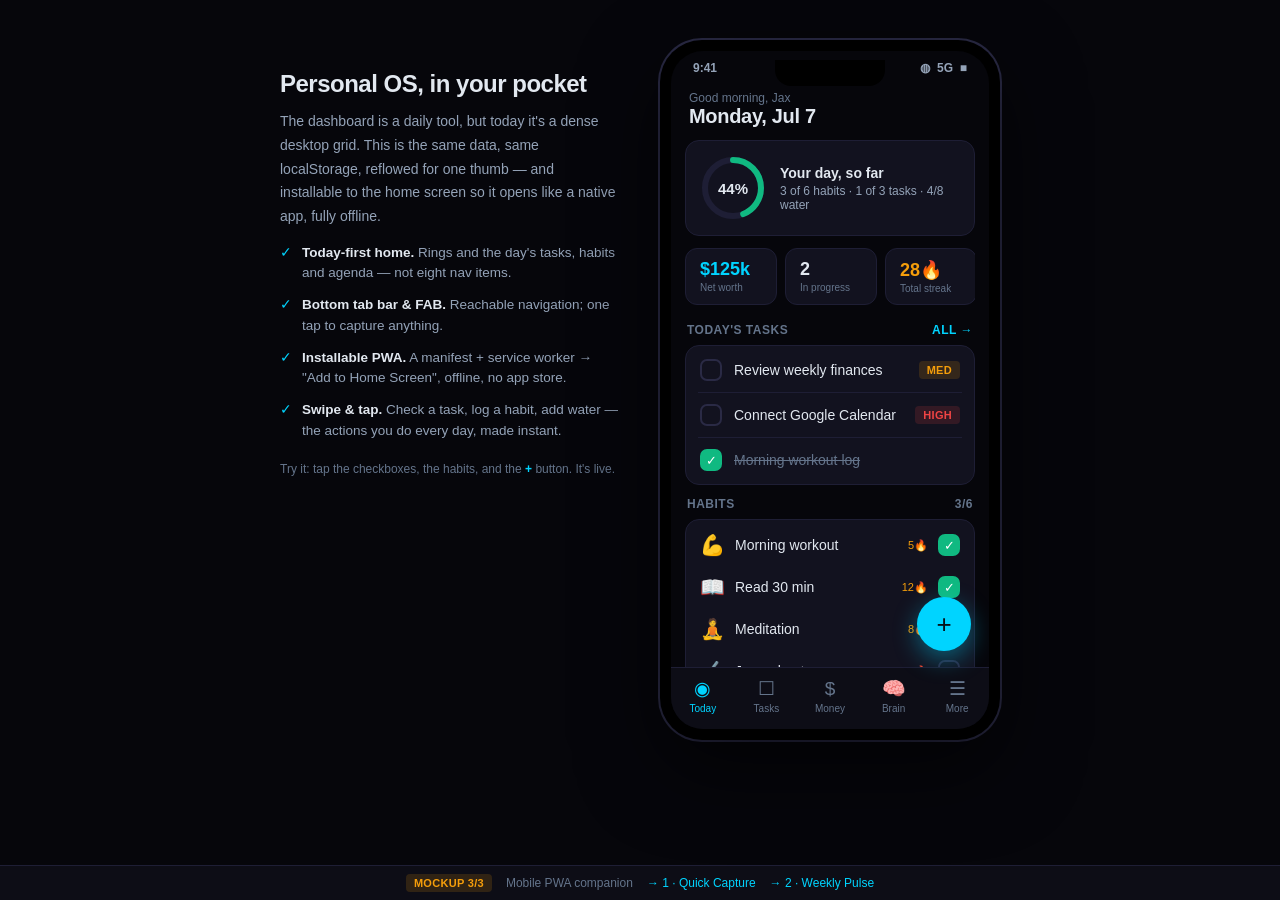
<file: mockups/mobile-pwa.html>
<!DOCTYPE html>
<html lang="en">
<head>
<meta charset="UTF-8">
<meta name="viewport" content="width=device-width, initial-scale=1.0">
<title>Mockup · Mobile PWA — Personal OS</title>
<link rel="icon" href="data:,">
<link rel="stylesheet" href="../css/styles.css">
<style>
  body { overflow: auto; }
  .mock-strip { position: fixed; bottom: 0; left: 0; right: 0; z-index: 300;
    display: flex; gap: 14px; align-items: center; justify-content: center;
    background: var(--bg-secondary); border-top: 1px solid var(--border);
    padding: 8px 16px; font-size: 12px; color: var(--text-muted); }
  .mock-strip a { color: var(--accent); text-decoration: none; }

  .stage { display: flex; gap: 40px; flex-wrap: wrap; align-items: flex-start;
    justify-content: center; padding: 40px 20px 70px; }
  .stage-copy { max-width: 340px; padding-top: 30px; }
  .stage-copy h1 { font-size: 24px; font-weight: 800; margin-bottom: 12px; letter-spacing: -0.5px; }
  .stage-copy p { font-size: 14px; color: var(--text-secondary); line-height: 1.7; margin-bottom: 14px; }
  .stage-copy .feat { display: flex; gap: 10px; align-items: flex-start; margin-bottom: 12px; font-size: 13.5px; }
  .stage-copy .feat .k { color: var(--accent); flex-shrink: 0; }
  .stage-copy .feat span { color: var(--text-secondary); line-height: 1.5; }

  /* phone frame */
  .phone { width: 340px; height: 700px; background: #000; border-radius: 42px;
    padding: 11px; box-shadow: 0 30px 80px rgba(0,0,0,.6), 0 0 0 2px var(--border-light);
    flex-shrink: 0; position: relative; }
  .phone::before { content: ''; position: absolute; top: 20px; left: 50%; transform: translateX(-50%);
    width: 110px; height: 26px; background: #000; border-radius: 0 0 16px 16px; z-index: 5; }
  .screen { width: 100%; height: 100%; background: var(--bg-primary); border-radius: 32px;
    overflow: hidden; position: relative; display: flex; flex-direction: column; }

  .m-status { height: 34px; display: flex; align-items: center; justify-content: space-between;
    padding: 0 22px; font-size: 12px; font-weight: 600; color: var(--text-secondary); flex-shrink: 0; }
  .m-head { padding: 6px 18px 12px; flex-shrink: 0; }
  .m-head .greet { font-size: 12px; color: var(--text-muted); }
  .m-head .date { font-size: 20px; font-weight: 800; letter-spacing: -0.3px; }

  .m-body { flex: 1; overflow-y: auto; padding: 0 14px 14px; }
  .m-body::-webkit-scrollbar { display: none; }

  .m-card { background: var(--bg-card); border: 1px solid var(--border); border-radius: 14px;
    padding: 14px; margin-bottom: 12px; }
  .m-ring { display: flex; gap: 14px; align-items: center; }
  .ring-wrap { position: relative; width: 66px; height: 66px; flex-shrink: 0; }
  .ring-wrap .pct { position: absolute; inset: 0; display: flex; align-items: center; justify-content: center;
    font-size: 15px; font-weight: 800; }

  .m-title { font-size: 12px; font-weight: 700; text-transform: uppercase; letter-spacing: 0.5px;
    color: var(--text-muted); margin: 4px 2px 8px; display: flex; justify-content: space-between; }
  .chip-row { display: flex; gap: 8px; overflow-x: auto; padding-bottom: 4px; }
  .chip-row::-webkit-scrollbar { display: none; }
  .stat-chip { flex-shrink: 0; background: var(--bg-card); border: 1px solid var(--border);
    border-radius: 12px; padding: 10px 14px; min-width: 92px; }
  .stat-chip .v { font-size: 18px; font-weight: 800; }
  .stat-chip .l { font-size: 10px; color: var(--text-muted); margin-top: 2px; }

  .m-task { display: flex; align-items: center; gap: 12px; padding: 11px 2px; border-bottom: 1px solid var(--border); }
  .m-task:last-child { border-bottom: none; }
  .m-check { width: 22px; height: 22px; border-radius: 7px; border: 2px solid var(--border-light);
    flex-shrink: 0; cursor: pointer; display: flex; align-items: center; justify-content: center;
    font-size: 13px; color: transparent; transition: .15s; }
  .m-check.on { background: var(--green); border-color: var(--green); color: #fff; }
  .m-task .t { font-size: 14px; flex: 1; transition: .15s; }
  .m-task.done .t { text-decoration: line-through; color: var(--text-muted); }
  .m-habit { display: flex; align-items: center; gap: 10px; padding: 9px 2px; }
  .m-habit .em { font-size: 20px; }
  .m-habit .nm { flex: 1; font-size: 14px; }
  .m-habit .sk { font-size: 11px; color: var(--amber); }

  /* FAB + bottom tab bar */
  .m-fab { position: absolute; right: 18px; bottom: 78px; width: 54px; height: 54px; border-radius: 50%;
    background: var(--accent); color: #06121a; border: none; font-size: 26px; font-weight: 300;
    box-shadow: 0 8px 24px rgba(0,212,255,.4); cursor: pointer; z-index: 10; }
  .m-tabs { height: 62px; background: var(--bg-secondary); border-top: 1px solid var(--border);
    display: flex; flex-shrink: 0; padding-bottom: 6px; }
  .m-tab { flex: 1; display: flex; flex-direction: column; align-items: center; justify-content: center;
    gap: 3px; font-size: 10px; color: var(--text-muted); cursor: pointer; }
  .m-tab.active { color: var(--accent); }
  .m-tab .ic { font-size: 19px; }

  /* capture sheet */
  .sheet-scrim { position: absolute; inset: 0; background: rgba(0,0,0,.5); z-index: 20;
    opacity: 0; pointer-events: none; transition: .2s; border-radius: 32px; }
  .sheet-scrim.open { opacity: 1; pointer-events: auto; }
  .sheet { position: absolute; left: 0; right: 0; bottom: 0; background: var(--bg-card);
    border-radius: 20px 20px 32px 32px; z-index: 21; transform: translateY(100%); transition: .25s cubic-bezier(.4,0,.2,1);
    padding: 8px 16px 20px; }
  .sheet.open { transform: translateY(0); }
  .sheet .grip { width: 40px; height: 4px; background: var(--border-light); border-radius: 2px; margin: 6px auto 14px; }
  .sheet-opt { display: flex; align-items: center; gap: 14px; padding: 13px 8px; border-radius: 10px; font-size: 15px; }
  .sheet-opt:active { background: var(--bg-card-hover); }
  .sheet-opt .em { font-size: 22px; width: 26px; text-align: center; }
  .sheet-opt .sc { margin-left: auto; font-size: 11px; color: var(--text-muted); font-family: 'JetBrains Mono', monospace; }
  #m-toast { position: absolute; left: 50%; bottom: 84px; transform: translateX(-50%) translateY(20px);
    background: var(--green); color: #04140d; font-size: 13px; font-weight: 600; padding: 9px 16px;
    border-radius: 20px; z-index: 30; opacity: 0; transition: .2s; white-space: nowrap; }
  #m-toast.show { opacity: 1; transform: translateX(-50%) translateY(0); }
</style>
</head>
<body>

<div class="stage">
  <div class="stage-copy">
    <h1>Personal OS, in your pocket</h1>
    <p>The dashboard is a daily tool, but today it's a dense desktop grid. This is the same
      data, same localStorage, reflowed for one thumb — and installable to the home screen
      so it opens like a native app, fully offline.</p>
    <div class="feat"><span class="k">✓</span><span><b style="color:var(--text)">Today-first home.</b> Rings and the day's tasks, habits and agenda — not eight nav items.</span></div>
    <div class="feat"><span class="k">✓</span><span><b style="color:var(--text)">Bottom tab bar &amp; FAB.</b> Reachable navigation; one tap to capture anything.</span></div>
    <div class="feat"><span class="k">✓</span><span><b style="color:var(--text)">Installable PWA.</b> A manifest + service worker → "Add to Home Screen", offline, no app store.</span></div>
    <div class="feat"><span class="k">✓</span><span><b style="color:var(--text)">Swipe &amp; tap.</b> Check a task, log a habit, add water — the actions you do every day, made instant.</span></div>
    <p style="font-size:12px;color:var(--text-muted);margin-top:18px">Try it: tap the checkboxes, the habits, and the <b style="color:var(--accent)">+</b> button. It's live.</p>
  </div>

  <!-- phone -->
  <div class="phone">
    <div class="screen">
      <div class="m-status"><span>9:41</span><span>◍ &nbsp;5G &nbsp;&#9632;</span></div>
      <div class="m-head">
        <div class="greet">Good morning, Jax</div>
        <div class="date">Monday, Jul 7</div>
      </div>

      <div class="m-body">
        <!-- daily ring summary -->
        <div class="m-card m-ring">
          <div class="ring-wrap">
            <svg viewBox="0 0 66 66" width="66" height="66">
              <circle cx="33" cy="33" r="28" fill="none" stroke="var(--border)" stroke-width="6"/>
              <circle id="ring" cx="33" cy="33" r="28" fill="none" stroke="var(--green)" stroke-width="6"
                stroke-linecap="round" stroke-dasharray="175.9" stroke-dashoffset="88" transform="rotate(-90 33 33)"/>
            </svg>
            <div class="pct" id="ring-pct">50%</div>
          </div>
          <div style="flex:1">
            <div style="font-size:14px;font-weight:600">Your day, so far</div>
            <div style="font-size:12px;color:var(--text-secondary);margin-top:3px" id="ring-cap">
              3 of 6 habits · 1 of 3 tasks · 4/8 water</div>
          </div>
        </div>

        <!-- quick stats -->
        <div class="chip-row">
          <div class="stat-chip"><div class="v" style="color:var(--accent)">$125k</div><div class="l">Net worth</div></div>
          <div class="stat-chip"><div class="v">2</div><div class="l">In progress</div></div>
          <div class="stat-chip"><div class="v" style="color:var(--amber)">28🔥</div><div class="l">Total streak</div></div>
          <div class="stat-chip"><div class="v" style="color:var(--green)">33%</div><div class="l">Saved</div></div>
        </div>

        <!-- today's tasks -->
        <div class="m-title" style="margin-top:14px"><span>Today's tasks</span><span style="color:var(--accent)">All →</span></div>
        <div class="m-card" style="padding:2px 12px" id="task-list">
          <div class="m-task"><div class="m-check" data-task></div><div class="t">Review weekly finances</div><span class="badge badge-amber">med</span></div>
          <div class="m-task"><div class="m-check" data-task></div><div class="t">Connect Google Calendar</div><span class="badge badge-red">high</span></div>
          <div class="m-task done"><div class="m-check on" data-task>✓</div><div class="t">Morning workout log</div></div>
        </div>

        <!-- habits -->
        <div class="m-title"><span>Habits</span><span id="habit-count" style="color:var(--text-muted)">3/6</span></div>
        <div class="m-card" style="padding:4px 12px" id="habit-list">
          <div class="m-habit"><span class="em">💪</span><span class="nm">Morning workout</span><span class="sk">5🔥</span><div class="m-check on" data-habit>✓</div></div>
          <div class="m-habit"><span class="em">📖</span><span class="nm">Read 30 min</span><span class="sk">12🔥</span><div class="m-check on" data-habit>✓</div></div>
          <div class="m-habit"><span class="em">🧘</span><span class="nm">Meditation</span><span class="sk">8🔥</span><div class="m-check on" data-habit>✓</div></div>
          <div class="m-habit"><span class="em">✍️</span><span class="nm">Journal entry</span><span class="sk">7🔥</span><div class="m-check" data-habit></div></div>
          <div class="m-habit"><span class="em">📊</span><span class="nm">Finance check</span><span class="sk">3🔥</span><div class="m-check" data-habit></div></div>
          <div class="m-habit"><span class="em">📵</span><span class="nm">No socials AM</span><span class="sk">2🔥</span><div class="m-check" data-habit></div></div>
        </div>

        <!-- agenda -->
        <div class="m-title"><span>Next up</span></div>
        <div class="m-card" style="padding:4px 12px">
          <div class="m-habit"><span style="font-family:'JetBrains Mono',monospace;font-size:12px;color:var(--accent);width:44px">12:30</span><span class="nm">Lunch with Alex</span></div>
          <div class="m-habit"><span style="font-family:'JetBrains Mono',monospace;font-size:12px;color:var(--accent);width:44px">14:00</span><span class="nm">Sprint review</span></div>
        </div>
      </div>

      <!-- FAB + capture sheet -->
      <button class="m-fab" id="fab">+</button>
      <div class="sheet-scrim" id="scrim"></div>
      <div class="sheet" id="sheet">
        <div class="grip"></div>
        <div class="sheet-opt" data-cap="Task"><span class="em">☐</span><span>New task</span><span class="sc">t</span></div>
        <div class="sheet-opt" data-cap="Expense"><span class="em">$</span><span>Log expense</span><span class="sc">$</span></div>
        <div class="sheet-opt" data-cap="Journal"><span class="em">✍️</span><span>Journal entry</span><span class="sc">j</span></div>
        <div class="sheet-opt" data-cap="Note"><span class="em">🧠</span><span>Quick note</span><span class="sc">n</span></div>
        <div class="sheet-opt" data-cap="Water"><span class="em">💧</span><span>Add a glass of water</span><span class="sc">w</span></div>
      </div>
      <div id="m-toast"></div>

      <!-- bottom tabs -->
      <div class="m-tabs">
        <div class="m-tab active"><span class="ic">◉</span>Today</div>
        <div class="m-tab"><span class="ic">☐</span>Tasks</div>
        <div class="m-tab"><span class="ic">$</span>Money</div>
        <div class="m-tab"><span class="ic">🧠</span>Brain</div>
        <div class="m-tab"><span class="ic">☰</span>More</div>
      </div>
    </div>
  </div>
</div>

<div class="mock-strip">
  <span class="badge badge-amber">MOCKUP 3/3</span>
  <span>Mobile PWA companion</span>
  <a href="quick-capture.html">→ 1 · Quick Capture</a>
  <a href="weekly-pulse.html">→ 2 · Weekly Pulse</a>
</div>

<script>
let habitsDone = 3, tasksDone = 1, water = 4;
const RING_CIRC = 175.9;
function updateRing() {
  // day completion: habits (6) + tasks (3) + water(8) weighted equally-ish
  const pct = Math.round(((habitsDone / 6) + (tasksDone / 3) + (water / 8)) / 3 * 100);
  document.getElementById('ring').setAttribute('stroke-dashoffset', RING_CIRC * (1 - pct / 100));
  document.getElementById('ring-pct').textContent = pct + '%';
  document.getElementById('ring-cap').textContent = `${habitsDone} of 6 habits · ${tasksDone} of 3 tasks · ${water}/8 water`;
  document.getElementById('habit-count').textContent = habitsDone + '/6';
}
const toast = msg => {
  const t = document.getElementById('m-toast');
  t.textContent = msg; t.classList.add('show');
  clearTimeout(t._h); t._h = setTimeout(() => t.classList.remove('show'), 1600);
};

document.querySelectorAll('[data-task]').forEach(c => c.addEventListener('click', () => {
  const row = c.closest('.m-task'); const on = c.classList.toggle('on');
  c.textContent = on ? '✓' : ''; row.classList.toggle('done', on);
  tasksDone += on ? 1 : -1; updateRing(); if (on) toast('Task done ✓');
}));
document.querySelectorAll('[data-habit]').forEach(c => c.addEventListener('click', () => {
  const on = c.classList.toggle('on'); c.textContent = on ? '✓' : '';
  habitsDone += on ? 1 : -1; updateRing(); if (on) toast('Habit logged 🔥');
}));

const scrim = document.getElementById('scrim'), sheet = document.getElementById('sheet');
const openSheet = () => { scrim.classList.add('open'); sheet.classList.add('open'); };
const closeSheet = () => { scrim.classList.remove('open'); sheet.classList.remove('open'); };
document.getElementById('fab').addEventListener('click', openSheet);
scrim.addEventListener('click', closeSheet);
document.querySelectorAll('.sheet-opt').forEach(o => o.addEventListener('click', () => {
  closeSheet();
  if (o.dataset.cap === 'Water') { water = Math.min(water + 1, 8); updateRing(); }
  toast(o.dataset.cap + ' captured');
}));
updateRing();
</script>
</body>
</html>
</file>
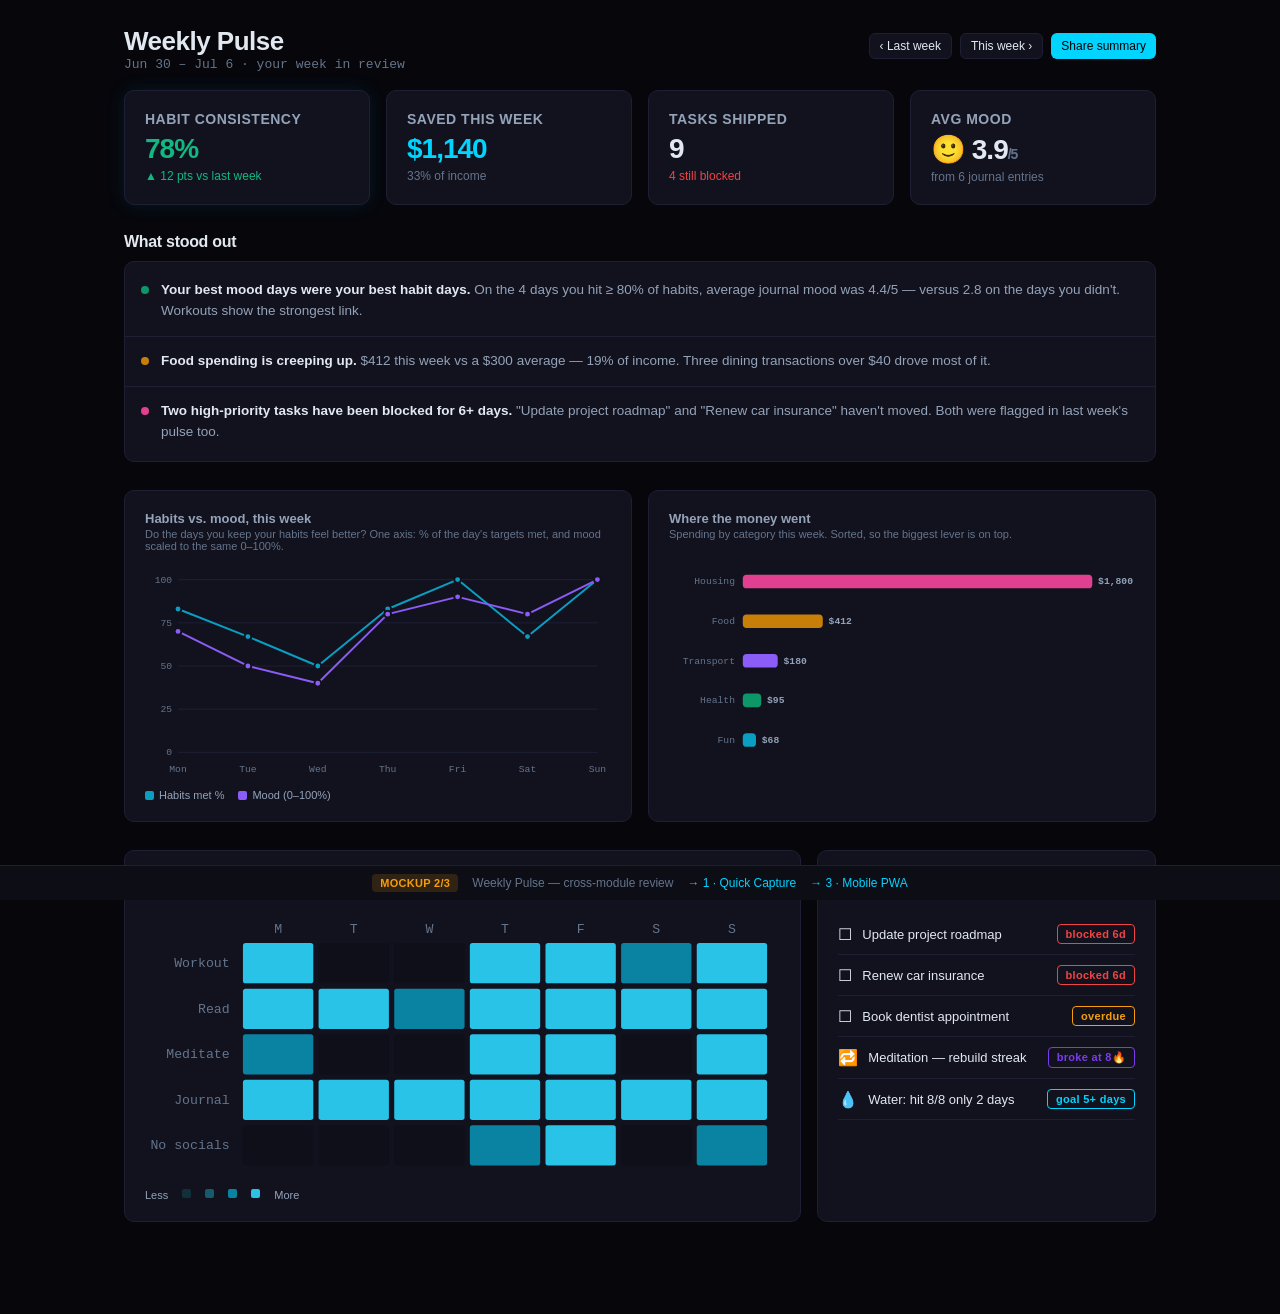
<file: mockups/weekly-pulse.html>
<!DOCTYPE html>
<html lang="en">
<head>
<meta charset="UTF-8">
<meta name="viewport" content="width=device-width, initial-scale=1.0">
<title>Mockup · Weekly Pulse — Personal OS</title>
<link rel="icon" href="data:,">
<link rel="stylesheet" href="../css/styles.css">
<style>
  body { overflow: auto; }
  .mock-strip { position: fixed; bottom: 0; left: 0; right: 0; z-index: 300;
    display: flex; gap: 14px; align-items: center; justify-content: center;
    background: var(--bg-secondary); border-top: 1px solid var(--border);
    padding: 8px 16px; font-size: 12px; color: var(--text-muted); }
  .mock-strip a { color: var(--accent); text-decoration: none; }
  #wrap { max-width: 1080px; margin: 0 auto; padding: 26px 24px 64px; }

  .pulse-hero { display: flex; align-items: baseline; justify-content: space-between;
    flex-wrap: wrap; gap: 12px; margin-bottom: 4px; }
  .pulse-hero h1 { font-size: 26px; font-weight: 800; letter-spacing: -0.5px; }
  .pulse-hero .rng { font-family: 'JetBrains Mono', monospace; font-size: 13px; color: var(--text-muted); }

  /* insight cards — the "so what", stated plainly */
  .insight { display: flex; gap: 12px; padding: 14px 16px; align-items: flex-start; }
  .insight .dot { width: 8px; height: 8px; border-radius: 50%; margin-top: 6px; flex-shrink: 0; }
  .insight .body { font-size: 13.5px; line-height: 1.55; }
  .insight .body b { color: var(--text); font-weight: 600; }
  .insight .body span { color: var(--text-secondary); }

  /* chart primitives — thin marks, recessive axes, per dataviz */
  .chart-card h3 { font-size: 13px; font-weight: 600; color: var(--text-secondary);
    margin-bottom: 2px; }
  .chart-card .sub { font-size: 11px; color: var(--text-muted); margin-bottom: 14px; }
  .legend { display: flex; gap: 14px; flex-wrap: wrap; font-size: 11px; color: var(--text-secondary); margin-top: 10px; }
  .legend span { display: inline-flex; align-items: center; gap: 5px; }
  .legend i { width: 9px; height: 9px; border-radius: 2px; display: inline-block; }
  svg { display: block; width: 100%; overflow: visible; }
  .axis-lbl { fill: var(--text-muted); font-size: 10px; font-family: 'JetBrains Mono', monospace; }
  .grid-line { stroke: var(--border); stroke-width: 1; }
  .val-lbl { fill: var(--text-secondary); font-size: 10px; font-weight: 600; font-family: 'JetBrains Mono', monospace; }

  .heat-cell { rx: 2; }
  #tooltip { position: fixed; z-index: 400; pointer-events: none; opacity: 0;
    background: var(--bg-card); border: 1px solid var(--border-light); border-radius: 6px;
    padding: 7px 10px; font-size: 12px; color: var(--text); box-shadow: var(--shadow-sm);
    transition: opacity .1s; white-space: nowrap; }
  #tooltip b { font-family: 'JetBrains Mono', monospace; }
</style>
</head>
<body>

<div id="wrap">
  <div class="pulse-hero">
    <div>
      <h1>Weekly Pulse</h1>
      <div class="rng">Jun 30 – Jul 6 · your week in review</div>
    </div>
    <div style="display:flex;gap:8px">
      <button class="btn btn-secondary btn-sm">‹ Last week</button>
      <button class="btn btn-secondary btn-sm">This week ›</button>
      <button class="btn btn-primary btn-sm">Share summary</button>
    </div>
  </div>

  <!-- headline stat tiles -->
  <div class="section" style="margin-top:18px">
    <div class="grid-4">
      <div class="card glow"><div class="card-title">Habit consistency</div>
        <div class="card-value" style="margin-top:6px;color:var(--green)">78%</div>
        <div class="card-subtitle" style="color:var(--green)">▲ 12 pts vs last week</div></div>
      <div class="card"><div class="card-title">Saved this week</div>
        <div class="card-value" style="margin-top:6px;color:var(--accent)">$1,140</div>
        <div class="card-subtitle">33% of income</div></div>
      <div class="card"><div class="card-title">Tasks shipped</div>
        <div class="card-value" style="margin-top:6px">9</div>
        <div class="card-subtitle" style="color:var(--red)">4 still blocked</div></div>
      <div class="card"><div class="card-title">Avg mood</div>
        <div class="card-value" style="margin-top:6px">🙂 3.9<span style="font-size:14px;color:var(--text-muted)">/5</span></div>
        <div class="card-subtitle">from 6 journal entries</div></div>
    </div>
  </div>

  <!-- auto-generated insights: the cross-module payoff -->
  <div class="section">
    <div class="section-title" style="margin-bottom:10px">What stood out</div>
    <div class="card" style="padding:4px 0">
      <div class="insight" style="border-bottom:1px solid var(--border)">
        <span class="dot" style="background:var(--chart-green)"></span>
        <div class="body"><b>Your best mood days were your best habit days.</b>
          <span>On the 4 days you hit ≥ 80% of habits, average journal mood was 4.4/5 — versus 2.8 on the days you didn't. Workouts show the strongest link.</span></div>
      </div>
      <div class="insight" style="border-bottom:1px solid var(--border)">
        <span class="dot" style="background:var(--chart-amber)"></span>
        <div class="body"><b>Food spending is creeping up.</b>
          <span>$412 this week vs a $300 average — 19% of income. Three dining transactions over $40 drove most of it.</span></div>
      </div>
      <div class="insight">
        <span class="dot" style="background:var(--chart-pink)"></span>
        <div class="body"><b>Two high-priority tasks have been blocked for 6+ days.</b>
          <span>"Update project roadmap" and "Renew car insurance" haven't moved. Both were flagged in last week's pulse too.</span></div>
      </div>
    </div>
  </div>

  <!-- charts row 1 -->
  <div class="section">
    <div class="grid-2">
      <div class="card chart-card">
        <h3>Habits vs. mood, this week</h3>
        <div class="sub">Do the days you keep your habits feel better? One axis: % of the day's targets met, and mood scaled to the same 0–100%.</div>
        <svg id="chart-line" viewBox="0 0 480 220" role="img" aria-label="Habit completion and mood over seven days"></svg>
        <div class="legend">
          <span><i style="background:var(--chart-cyan)"></i>Habits met %</span>
          <span><i style="background:var(--chart-purple)"></i>Mood (0–100%)</span>
        </div>
      </div>

      <div class="card chart-card">
        <h3>Where the money went</h3>
        <div class="sub">Spending by category this week. Sorted, so the biggest lever is on top.</div>
        <svg id="chart-bars" viewBox="0 0 480 220" role="img" aria-label="Spending by category"></svg>
      </div>
    </div>
  </div>

  <!-- charts row 2 -->
  <div class="section">
    <div class="grid-2-1">
      <div class="card chart-card">
        <h3>Habit heatmap</h3>
        <div class="sub">Each row a habit, each column a day. Darker = done. The gaps are the story.</div>
        <svg id="chart-heat" viewBox="0 0 480 200" role="img" aria-label="Habit completion heatmap"></svg>
        <div class="legend"><span>Less</span>
          <i style="background:var(--heat-1)"></i><i style="background:var(--heat-2)"></i>
          <i style="background:var(--heat-3)"></i><i style="background:var(--heat-4)"></i><span>More</span></div>
      </div>
      <div class="card chart-card">
        <h3>Carried into next week</h3>
        <div class="sub">Auto-built from open tasks &amp; repeated blockers.</div>
        <div id="carry"></div>
      </div>
    </div>
  </div>
</div>

<div id="tooltip"></div>

<div class="mock-strip">
  <span class="badge badge-amber">MOCKUP 2/3</span>
  <span>Weekly Pulse — cross-module review</span>
  <a href="quick-capture.html">→ 1 · Quick Capture</a>
  <a href="mobile-pwa.html">→ 3 · Mobile PWA</a>
</div>

<script>
// validated dark-mode categorical palette (passed scripts/validate_palette.js)
const C = { cyan: '#0a9ec2', purple: '#8b5cf6', green: '#0d9668', amber: '#c77f0a', pink: '#e0408f' };
const root = document.documentElement.style;
root.setProperty('--chart-cyan', C.cyan); root.setProperty('--chart-purple', C.purple);
root.setProperty('--chart-green', C.green); root.setProperty('--chart-amber', C.amber);
root.setProperty('--chart-pink', C.pink);
// one-hue sequential ramp for the heatmap (light→dark cyan on dark surface)
const HEAT = ['#123039', '#155a6d', '#0a83a3', '#28c3e6'];
HEAT.forEach((h, i) => root.setProperty('--heat-' + (i + 1), h));

const days = ['Mon', 'Tue', 'Wed', 'Thu', 'Fri', 'Sat', 'Sun'];
const habitPct = [83, 67, 50, 83, 100, 67, 100];      // % of daily habits met
const mood = [3.5, 2.5, 2.0, 4.0, 4.5, 4.0, 5.0];      // 0–5
const tip = document.getElementById('tooltip');
const showTip = (e, html) => { tip.innerHTML = html; tip.style.opacity = 1;
  tip.style.left = (e.clientX + 14) + 'px'; tip.style.top = (e.clientY - 10) + 'px'; };
const hideTip = () => tip.style.opacity = 0;
const NS = 'http://www.w3.org/2000/svg';
const mk = (tag, attrs) => { const el = document.createElementNS(NS, tag);
  for (const k in attrs) el.setAttribute(k, attrs[k]); return el; };

// ---------- dual-line (single 0–100 axis; mood rescaled, stated in the sub) ----------
(function lineChart() {
  const svg = document.getElementById('chart-line');
  const W = 480, H = 220, P = { l: 34, r: 14, t: 14, b: 28 };
  const x = i => P.l + i * (W - P.l - P.r) / (days.length - 1);
  const y = v => P.t + (100 - v) * (H - P.t - P.b) / 100;
  [0, 25, 50, 75, 100].forEach(g => {
    svg.appendChild(mk('line', { class: 'grid-line', x1: P.l, x2: W - P.r, y1: y(g), y2: y(g) }));
    svg.appendChild(mk('text', { class: 'axis-lbl', x: P.l - 6, y: y(g) + 3, 'text-anchor': 'end' })).textContent = g;
  });
  days.forEach((d, i) => svg.appendChild(mk('text', { class: 'axis-lbl', x: x(i), y: H - 8, 'text-anchor': 'middle' })).textContent = d);

  const series = [
    { data: habitPct.map((v, i) => [x(i), y(v)]), color: C.cyan, raw: habitPct, fmt: v => v + '%', label: 'Habits met' },
    { data: mood.map((v, i) => [x(i), y(v / 5 * 100)]), color: C.purple, raw: mood, fmt: v => v.toFixed(1) + '/5', label: 'Mood' },
  ];
  series.forEach(s => {
    const path = s.data.map((p, i) => (i ? 'L' : 'M') + p[0].toFixed(1) + ' ' + p[1].toFixed(1)).join(' ');
    svg.appendChild(mk('path', { d: path, fill: 'none', stroke: s.color, 'stroke-width': 2,
      'stroke-linejoin': 'round', 'stroke-linecap': 'round' }));
    s.data.forEach((p, i) => {
      svg.appendChild(mk('circle', { cx: p[0], cy: p[1], r: 3.5, fill: s.color, stroke: 'var(--bg-card)', 'stroke-width': 2 }));
    });
  });
  // hover crosshair per day
  days.forEach((d, i) => {
    const hit = mk('rect', { x: x(i) - 16, y: P.t, width: 32, height: H - P.t - P.b, fill: 'transparent' });
    hit.addEventListener('mousemove', e => showTip(e,
      `<b>${d}</b><br>Habits <b style="color:${C.cyan}">${habitPct[i]}%</b><br>Mood <b style="color:${C.purple}">${mood[i].toFixed(1)}/5</b>`));
    hit.addEventListener('mouseleave', hideTip);
    svg.appendChild(hit);
  });
})();

// ---------- horizontal bars (sorted; direct value labels; 4px rounded ends) ----------
(function barChart() {
  const svg = document.getElementById('chart-bars');
  const data = [['Housing', 1800, C.pink], ['Food', 412, C.amber], ['Transport', 180, C.purple],
    ['Health', 95, C.green], ['Fun', 68, C.cyan]].sort((a, b) => b[1] - a[1]);
  const W = 480, H = 220, P = { l: 76, r: 44, t: 8, b: 8 };
  const max = Math.max(...data.map(d => d[1]));
  const rowH = (H - P.t - P.b) / data.length;
  data.forEach(([cat, val, color], i) => {
    const cy = P.t + i * rowH + rowH / 2;
    const bw = (val / max) * (W - P.l - P.r);
    svg.appendChild(mk('text', { class: 'axis-lbl', x: P.l - 8, y: cy + 3, 'text-anchor': 'end', fill: 'var(--text-secondary)' })).textContent = cat;
    const bar = mk('rect', { x: P.l, y: cy - 7, width: Math.max(bw, 2), height: 14, rx: 4, fill: color });
    bar.addEventListener('mousemove', e => showTip(e, `<b>${cat}</b> · $${val.toLocaleString()}`));
    bar.addEventListener('mouseleave', hideTip);
    svg.appendChild(bar);
    svg.appendChild(mk('text', { class: 'val-lbl', x: P.l + bw + 6, y: cy + 3 })).textContent = '$' + val.toLocaleString();
  });
})();

// ---------- heatmap ----------
(function heat() {
  const svg = document.getElementById('chart-heat');
  const habits = ['Workout', 'Read', 'Meditate', 'Journal', 'No socials'];
  // completion 0..3 intensity per day
  const grid = [
    [3, 0, 0, 3, 3, 2, 3], [3, 3, 2, 3, 3, 3, 3], [2, 0, 0, 3, 3, 0, 3],
    [3, 3, 3, 3, 3, 3, 3], [0, 0, 0, 2, 3, 0, 2],
  ];
  const W = 480, H = 200, P = { l: 72, t: 20, r: 8, b: 8 };
  const cw = (W - P.l - P.r) / 7, ch = (H - P.t - P.b) / habits.length;
  days.forEach((d, i) => svg.appendChild(mk('text', { class: 'axis-lbl', x: P.l + i * cw + cw / 2, y: 14, 'text-anchor': 'middle' })).textContent = d[0]);
  habits.forEach((h, r) => {
    svg.appendChild(mk('text', { class: 'axis-lbl', x: P.l - 8, y: P.t + r * ch + ch / 2 + 3, 'text-anchor': 'end', fill: 'var(--text-secondary)' })).textContent = h;
    grid[r].forEach((v, c) => {
      const cell = mk('rect', { class: 'heat-cell', x: P.l + c * cw + 2, y: P.t + r * ch + 2,
        width: cw - 4, height: ch - 4, fill: v === 0 ? 'var(--bg-input)' : HEAT[v] });
      cell.addEventListener('mousemove', e => showTip(e, `<b>${h}</b> · ${days[c]}<br>${v === 0 ? 'missed' : 'done'}`));
      cell.addEventListener('mouseleave', hideTip);
      svg.appendChild(cell);
    });
  });
})();

// ---------- carry-over list ----------
(function carry() {
  const items = [
    ['☐', 'Update project roadmap', 'blocked 6d', 'var(--red)'],
    ['☐', 'Renew car insurance', 'blocked 6d', 'var(--red)'],
    ['☐', 'Book dentist appointment', 'overdue', 'var(--amber)'],
    ['🔁', 'Meditation — rebuild streak', 'broke at 8🔥', 'var(--purple)'],
    ['💧', 'Water: hit 8/8 only 2 days', 'goal 5+ days', 'var(--accent)'],
  ];
  document.getElementById('carry').innerHTML = items.map(([ico, txt, tag, col]) => `
    <div style="display:flex;align-items:center;gap:10px;padding:10px 0;border-bottom:1px solid var(--border)">
      <span>${ico}</span><span style="font-size:13px;flex:1">${txt}</span>
      <span class="badge" style="color:${col};border:1px solid ${col};background:transparent;text-transform:none">${tag}</span>
    </div>`).join('');
})();
</script>
</body>
</html>
</file>
<file: css/styles.css>
:root {
  --bg-primary: #06060b;
  --bg-secondary: #0d0d16;
  --bg-card: #12121f;
  --bg-card-hover: #18182b;
  --bg-input: #0f0f1a;
  --border: #1e1e35;
  --border-light: #2a2a45;

  --accent: #00d4ff;
  --accent-dim: rgba(0, 212, 255, 0.1);
  --accent-mid: rgba(0, 212, 255, 0.25);
  --purple: #7c3aed;
  --purple-dim: rgba(124, 58, 237, 0.15);
  --green: #10b981;
  --green-dim: rgba(16, 185, 129, 0.15);
  --amber: #f59e0b;
  --amber-dim: rgba(245, 158, 11, 0.15);
  --red: #ef4444;
  --red-dim: rgba(239, 68, 68, 0.15);
  --pink: #ec4899;
  --pink-dim: rgba(236, 72, 153, 0.15);

  --text: #e2e8f0;
  --text-secondary: #94a3b8;
  --text-muted: #64748b;

  --radius: 10px;
  --radius-sm: 6px;
  --radius-lg: 16px;
  --shadow: 0 4px 24px rgba(0, 0, 0, 0.4);
  --shadow-sm: 0 2px 8px rgba(0, 0, 0, 0.3);
  --transition: 0.2s ease;

  --sidebar-width: 240px;
}

* { margin: 0; padding: 0; box-sizing: border-box; }

body {
  font-family: 'Inter', -apple-system, BlinkMacSystemFont, sans-serif;
  background: var(--bg-primary);
  color: var(--text);
  overflow: hidden;
  height: 100vh;
}

#app {
  display: flex;
  height: 100vh;
}

/* Scrollbar */
::-webkit-scrollbar { width: 6px; }
::-webkit-scrollbar-track { background: transparent; }
::-webkit-scrollbar-thumb { background: var(--border-light); border-radius: 3px; }
::-webkit-scrollbar-thumb:hover { background: var(--text-muted); }

/* Sidebar */
#sidebar {
  width: var(--sidebar-width);
  min-width: var(--sidebar-width);
  background: var(--bg-secondary);
  border-right: 1px solid var(--border);
  display: flex;
  flex-direction: column;
  transition: transform var(--transition);
  z-index: 100;
}

#sidebar.collapsed {
  transform: translateX(-100%);
  min-width: 0;
  width: 0;
  overflow: hidden;
}

.sidebar-header {
  padding: 24px 20px;
  border-bottom: 1px solid var(--border);
}

.logo {
  display: flex;
  align-items: center;
  gap: 10px;
}

.logo-icon {
  color: var(--accent);
  font-size: 20px;
}

.logo-text {
  font-size: 18px;
  font-weight: 700;
  letter-spacing: -0.5px;
}

.nav-links {
  list-style: none;
  padding: 12px 10px;
  flex: 1;
  overflow-y: auto;
}

.nav-link {
  display: flex;
  align-items: center;
  gap: 10px;
  padding: 10px 14px;
  color: var(--text-secondary);
  text-decoration: none;
  border-radius: var(--radius-sm);
  font-size: 14px;
  font-weight: 500;
  transition: all var(--transition);
  margin-bottom: 2px;
}

.nav-link:hover {
  color: var(--text);
  background: var(--bg-card);
}

.nav-link.active {
  color: var(--accent);
  background: var(--accent-dim);
}

.nav-icon {
  font-size: 16px;
  width: 20px;
  text-align: center;
}

.sidebar-footer {
  padding: 16px;
  border-top: 1px solid var(--border);
  display: flex;
  flex-direction: column;
  gap: 6px;
}

.sidebar-btn {
  background: var(--bg-card);
  border: 1px solid var(--border);
  color: var(--text-secondary);
  padding: 8px 12px;
  border-radius: var(--radius-sm);
  font-size: 12px;
  cursor: pointer;
  transition: all var(--transition);
  font-family: inherit;
}

.sidebar-btn:hover {
  background: var(--bg-card-hover);
  color: var(--text);
}

/* Main content */
main {
  flex: 1;
  display: flex;
  flex-direction: column;
  overflow: hidden;
  min-width: 0;
}

#topbar {
  display: flex;
  align-items: center;
  padding: 16px 28px;
  border-bottom: 1px solid var(--border);
  background: var(--bg-secondary);
  gap: 16px;
}

#sidebar-toggle {
  background: none;
  border: none;
  color: var(--text-secondary);
  font-size: 20px;
  cursor: pointer;
  padding: 4px;
  display: none;
}

#page-title {
  font-size: 20px;
  font-weight: 700;
  letter-spacing: -0.3px;
  flex: 1;
}

.topbar-right {
  display: flex;
  align-items: center;
  gap: 16px;
  font-size: 13px;
  color: var(--text-secondary);
  font-family: 'JetBrains Mono', monospace;
}

#page-content {
  flex: 1;
  overflow-y: auto;
  padding: 28px;
}

/* Cards */
.card {
  background: var(--bg-card);
  border: 1px solid var(--border);
  border-radius: var(--radius);
  padding: 20px;
  transition: all var(--transition);
}

.card:hover {
  border-color: var(--border-light);
}

.card-header {
  display: flex;
  align-items: center;
  justify-content: space-between;
  margin-bottom: 16px;
}

.card-title {
  font-size: 14px;
  font-weight: 600;
  text-transform: uppercase;
  letter-spacing: 0.5px;
  color: var(--text-secondary);
}

.card-value {
  font-size: 28px;
  font-weight: 800;
  letter-spacing: -1px;
}

.card-subtitle {
  font-size: 12px;
  color: var(--text-muted);
  margin-top: 4px;
}

/* Grid layouts */
.grid-4 {
  display: grid;
  grid-template-columns: repeat(4, 1fr);
  gap: 16px;
}

.grid-3 {
  display: grid;
  grid-template-columns: repeat(3, 1fr);
  gap: 16px;
}

.grid-2 {
  display: grid;
  grid-template-columns: repeat(2, 1fr);
  gap: 16px;
}

.grid-1-2 {
  display: grid;
  grid-template-columns: 1fr 2fr;
  gap: 16px;
}

.grid-2-1 {
  display: grid;
  grid-template-columns: 2fr 1fr;
  gap: 16px;
}

/* Section */
.section {
  margin-bottom: 28px;
}

.section-header {
  display: flex;
  align-items: center;
  justify-content: space-between;
  margin-bottom: 16px;
}

.section-title {
  font-size: 16px;
  font-weight: 700;
  letter-spacing: -0.3px;
}

/* Buttons */
.btn {
  display: inline-flex;
  align-items: center;
  gap: 6px;
  padding: 8px 16px;
  border-radius: var(--radius-sm);
  font-size: 13px;
  font-weight: 500;
  cursor: pointer;
  transition: all var(--transition);
  border: none;
  font-family: inherit;
}

.btn-primary {
  background: var(--accent);
  color: #000;
}

.btn-primary:hover {
  background: #00bde6;
}

.btn-secondary {
  background: var(--bg-card);
  color: var(--text);
  border: 1px solid var(--border);
}

.btn-secondary:hover {
  background: var(--bg-card-hover);
  border-color: var(--border-light);
}

.btn-ghost {
  background: transparent;
  color: var(--text-secondary);
}

.btn-ghost:hover {
  color: var(--text);
  background: var(--bg-card);
}

.btn-sm {
  padding: 5px 10px;
  font-size: 12px;
}

.btn-danger {
  background: var(--red-dim);
  color: var(--red);
  border: 1px solid transparent;
}

.btn-danger:hover {
  border-color: var(--red);
}

/* Tags / Badges */
.badge {
  display: inline-flex;
  align-items: center;
  padding: 3px 8px;
  border-radius: 4px;
  font-size: 11px;
  font-weight: 600;
  text-transform: uppercase;
  letter-spacing: 0.3px;
}

.badge-accent { background: var(--accent-dim); color: var(--accent); }
.badge-purple { background: var(--purple-dim); color: var(--purple); }
.badge-green { background: var(--green-dim); color: var(--green); }
.badge-amber { background: var(--amber-dim); color: var(--amber); }
.badge-red { background: var(--red-dim); color: var(--red); }
.badge-pink { background: var(--pink-dim); color: var(--pink); }

/* Form elements */
input, textarea, select {
  background: var(--bg-input);
  border: 1px solid var(--border);
  color: var(--text);
  padding: 9px 13px;
  border-radius: var(--radius-sm);
  font-size: 13px;
  font-family: inherit;
  transition: border-color var(--transition);
  width: 100%;
}

input:focus, textarea:focus, select:focus {
  outline: none;
  border-color: var(--accent);
}

textarea {
  resize: vertical;
  min-height: 80px;
}

select {
  cursor: pointer;
  appearance: none;
  background-image: url("data:image/svg+xml,%3Csvg xmlns='http://www.w3.org/2000/svg' width='12' height='12' viewBox='0 0 24 24' fill='none' stroke='%2394a3b8' stroke-width='2' stroke-linecap='round' stroke-linejoin='round'%3E%3Cpath d='M6 9l6 6 6-6'/%3E%3C/svg%3E");
  background-repeat: no-repeat;
  background-position: right 10px center;
  padding-right: 30px;
}

label {
  display: block;
  font-size: 12px;
  font-weight: 500;
  color: var(--text-secondary);
  margin-bottom: 5px;
}

.form-group {
  margin-bottom: 14px;
}

.form-row {
  display: flex;
  gap: 12px;
}

.form-row > * {
  flex: 1;
}

/* Tables */
.table-wrap {
  overflow-x: auto;
}

table {
  width: 100%;
  border-collapse: collapse;
}

th {
  text-align: left;
  padding: 10px 14px;
  font-size: 11px;
  font-weight: 600;
  text-transform: uppercase;
  letter-spacing: 0.5px;
  color: var(--text-muted);
  border-bottom: 1px solid var(--border);
}

td {
  padding: 12px 14px;
  font-size: 13px;
  border-bottom: 1px solid var(--border);
}

tr:hover td {
  background: var(--bg-card-hover);
}

/* Progress bar */
.progress-bar {
  height: 6px;
  background: var(--bg-input);
  border-radius: 3px;
  overflow: hidden;
}

.progress-fill {
  height: 100%;
  border-radius: 3px;
  transition: width 0.5s ease;
}

.progress-fill.accent { background: var(--accent); }
.progress-fill.green { background: var(--green); }
.progress-fill.purple { background: var(--purple); }
.progress-fill.amber { background: var(--amber); }
.progress-fill.red { background: var(--red); }
.progress-fill.pink { background: var(--pink); }

/* Stat items */
.stat {
  display: flex;
  flex-direction: column;
  gap: 4px;
}

.stat-label {
  font-size: 12px;
  color: var(--text-muted);
}

.stat-value {
  font-size: 22px;
  font-weight: 700;
  letter-spacing: -0.5px;
}

/* Modal */
.modal-overlay {
  position: fixed;
  top: 0;
  left: 0;
  right: 0;
  bottom: 0;
  background: rgba(0, 0, 0, 0.7);
  display: flex;
  align-items: center;
  justify-content: center;
  z-index: 1000;
  backdrop-filter: blur(4px);
}

.modal-overlay.hidden {
  display: none;
}

.modal {
  background: var(--bg-card);
  border: 1px solid var(--border);
  border-radius: var(--radius-lg);
  width: 90%;
  max-width: 560px;
  max-height: 85vh;
  overflow-y: auto;
  box-shadow: var(--shadow);
}

.modal-header {
  display: flex;
  align-items: center;
  justify-content: space-between;
  padding: 20px 24px;
  border-bottom: 1px solid var(--border);
}

.modal-header h3 {
  font-size: 16px;
  font-weight: 700;
}

.modal-close {
  background: none;
  border: none;
  color: var(--text-muted);
  font-size: 24px;
  cursor: pointer;
  padding: 0;
  line-height: 1;
}

.modal-close:hover {
  color: var(--text);
}

#modal-body {
  padding: 24px;
}

.modal-actions {
  display: flex;
  justify-content: flex-end;
  gap: 10px;
  margin-top: 20px;
  padding-top: 16px;
  border-top: 1px solid var(--border);
}

/* Toast */
#toast-container {
  position: fixed;
  bottom: 24px;
  right: 24px;
  z-index: 2000;
  display: flex;
  flex-direction: column;
  gap: 8px;
}

.toast {
  background: var(--bg-card);
  border: 1px solid var(--border);
  border-radius: var(--radius-sm);
  padding: 12px 18px;
  font-size: 13px;
  box-shadow: var(--shadow);
  animation: slideIn 0.3s ease;
  display: flex;
  align-items: center;
  gap: 8px;
}

.toast.success { border-left: 3px solid var(--green); }
.toast.error { border-left: 3px solid var(--red); }
.toast.info { border-left: 3px solid var(--accent); }

@keyframes slideIn {
  from { transform: translateX(100%); opacity: 0; }
  to { transform: translateX(0); opacity: 1; }
}

/* Empty state */
.empty-state {
  text-align: center;
  padding: 48px 24px;
  color: var(--text-muted);
}

.empty-state-icon {
  font-size: 40px;
  margin-bottom: 12px;
  opacity: 0.5;
}

.empty-state-text {
  font-size: 14px;
  margin-bottom: 16px;
}

/* Kanban Board */
.kanban {
  display: flex;
  gap: 16px;
  overflow-x: auto;
  padding-bottom: 8px;
  min-height: 400px;
}

.kanban-column {
  min-width: 280px;
  flex: 1;
  background: var(--bg-secondary);
  border: 1px solid var(--border);
  border-radius: var(--radius);
  display: flex;
  flex-direction: column;
}

.kanban-column-header {
  padding: 14px 16px;
  border-bottom: 1px solid var(--border);
  display: flex;
  align-items: center;
  justify-content: space-between;
}

.kanban-column-title {
  font-size: 13px;
  font-weight: 600;
  text-transform: uppercase;
  letter-spacing: 0.3px;
}

.kanban-count {
  font-size: 11px;
  color: var(--text-muted);
  background: var(--bg-card);
  padding: 2px 8px;
  border-radius: 10px;
}

.kanban-cards {
  padding: 12px;
  flex: 1;
  overflow-y: auto;
  display: flex;
  flex-direction: column;
  gap: 8px;
  min-height: 100px;
}

.kanban-card {
  background: var(--bg-card);
  border: 1px solid var(--border);
  border-radius: var(--radius-sm);
  padding: 12px;
  cursor: grab;
  transition: all var(--transition);
}

.kanban-card:hover {
  border-color: var(--accent);
  transform: translateY(-1px);
}

.kanban-card.dragging {
  opacity: 0.5;
}

.kanban-card-title {
  font-size: 13px;
  font-weight: 500;
  margin-bottom: 8px;
}

.kanban-card-meta {
  display: flex;
  align-items: center;
  justify-content: space-between;
  font-size: 11px;
  color: var(--text-muted);
}

/* Calendar grid */
.cal-grid {
  display: grid;
  grid-template-columns: repeat(7, 1fr);
  gap: 2px;
}

.cal-header {
  padding: 8px;
  text-align: center;
  font-size: 11px;
  font-weight: 600;
  text-transform: uppercase;
  color: var(--text-muted);
}

.cal-day {
  min-height: 90px;
  padding: 8px;
  background: var(--bg-card);
  border: 1px solid var(--border);
  border-radius: var(--radius-sm);
  cursor: pointer;
  transition: all var(--transition);
}

.cal-day:hover {
  border-color: var(--accent);
}

.cal-day.other-month {
  opacity: 0.3;
}

.cal-day.today {
  border-color: var(--accent);
  background: var(--accent-dim);
}

.cal-day-num {
  font-size: 12px;
  font-weight: 600;
  margin-bottom: 4px;
}

.cal-event {
  font-size: 10px;
  padding: 2px 5px;
  border-radius: 3px;
  margin-bottom: 2px;
  white-space: nowrap;
  overflow: hidden;
  text-overflow: ellipsis;
  background: var(--accent-dim);
  color: var(--accent);
}

/* Habit grid */
.habit-row {
  display: flex;
  align-items: center;
  gap: 12px;
  padding: 14px 16px;
  border-bottom: 1px solid var(--border);
}

.habit-row:last-child { border-bottom: none; }

.habit-name {
  min-width: 150px;
  font-size: 13px;
  font-weight: 500;
}

.habit-days {
  display: flex;
  gap: 4px;
  flex: 1;
}

.habit-day {
  width: 28px;
  height: 28px;
  border-radius: 4px;
  border: 1px solid var(--border);
  display: flex;
  align-items: center;
  justify-content: center;
  font-size: 10px;
  cursor: pointer;
  transition: all var(--transition);
  color: var(--text-muted);
}

.habit-day:hover {
  border-color: var(--accent);
}

.habit-day.completed {
  background: var(--green);
  border-color: var(--green);
  color: #000;
}

.habit-streak {
  font-size: 12px;
  font-weight: 600;
  color: var(--amber);
  min-width: 50px;
  text-align: right;
}

/* Brain / Notes */
.note-categories {
  display: grid;
  grid-template-columns: repeat(auto-fill, minmax(240px, 1fr));
  gap: 16px;
}

.note-category-card {
  background: var(--bg-card);
  border: 1px solid var(--border);
  border-radius: var(--radius);
  padding: 24px;
  cursor: pointer;
  transition: all var(--transition);
  text-align: center;
}

.note-category-card:hover {
  border-color: var(--accent);
  transform: translateY(-2px);
}

.note-category-icon {
  font-size: 32px;
  margin-bottom: 12px;
}

.note-category-name {
  font-size: 15px;
  font-weight: 600;
  margin-bottom: 4px;
}

.note-category-count {
  font-size: 12px;
  color: var(--text-muted);
}

/* Journal entry */
.journal-entry {
  background: var(--bg-card);
  border: 1px solid var(--border);
  border-radius: var(--radius);
  padding: 20px;
  margin-bottom: 12px;
  cursor: pointer;
  transition: all var(--transition);
}

.journal-entry:hover {
  border-color: var(--border-light);
}

.journal-entry-header {
  display: flex;
  align-items: center;
  justify-content: space-between;
  margin-bottom: 8px;
}

.journal-entry-date {
  font-size: 12px;
  color: var(--text-muted);
  font-family: 'JetBrains Mono', monospace;
}

.journal-entry-mood {
  font-size: 18px;
}

.journal-entry-title {
  font-size: 15px;
  font-weight: 600;
  margin-bottom: 6px;
}

.journal-entry-preview {
  font-size: 13px;
  color: var(--text-secondary);
  overflow: hidden;
  text-overflow: ellipsis;
  display: -webkit-box;
  -webkit-line-clamp: 2;
  -webkit-box-orient: vertical;
}

/* Nutrition */
.macro-ring {
  width: 80px;
  height: 80px;
  border-radius: 50%;
  display: flex;
  align-items: center;
  justify-content: center;
  font-size: 14px;
  font-weight: 700;
  position: relative;
}

.meal-card {
  background: var(--bg-card);
  border: 1px solid var(--border);
  border-radius: var(--radius);
  padding: 16px;
  margin-bottom: 10px;
}

.meal-header {
  display: flex;
  align-items: center;
  justify-content: space-between;
  margin-bottom: 10px;
}

.meal-name {
  font-size: 14px;
  font-weight: 600;
}

.meal-cals {
  font-size: 13px;
  color: var(--accent);
  font-weight: 600;
}

.meal-item {
  display: flex;
  align-items: center;
  justify-content: space-between;
  padding: 6px 0;
  font-size: 12px;
  color: var(--text-secondary);
  border-bottom: 1px solid var(--border);
}

.meal-item:last-child {
  border-bottom: none;
}

/* Glow effect for accent elements */
.glow {
  box-shadow: 0 0 20px var(--accent-dim);
}

/* Drag drop zone visual */
.kanban-cards.drag-over {
  background: var(--accent-dim);
  border-radius: var(--radius-sm);
}

/* Responsive */
@media (max-width: 1200px) {
  .grid-4 { grid-template-columns: repeat(2, 1fr); }
}

@media (max-width: 900px) {
  #sidebar {
    position: fixed;
    left: 0;
    top: 0;
    bottom: 0;
    transform: translateX(-100%);
  }
  #sidebar.open { transform: translateX(0); }
  #sidebar-toggle { display: block; }
  .grid-3 { grid-template-columns: 1fr 1fr; }
  .grid-2-1, .grid-1-2 { grid-template-columns: 1fr; }
  .kanban { flex-direction: column; }
  .kanban-column { min-width: auto; }
  #page-content { padding: 16px; }
}

@media (max-width: 600px) {
  .grid-4, .grid-3, .grid-2 { grid-template-columns: 1fr; }
  .form-row { flex-direction: column; }
}

/* ── Quick Capture (Ctrl/Cmd+K command palette) ───────────────────── */
#capture-overlay {
  position: fixed; inset: 0; z-index: 500; display: flex;
  align-items: flex-start; justify-content: center; padding-top: 12vh;
  background: rgba(4, 4, 10, 0.72); backdrop-filter: blur(2px);
}
/* the app has no global .hidden rule (only .modal-overlay.hidden), so the
   palette needs its own — without this it would cover the page permanently */
#capture-overlay.hidden { display: none; }
#capture-box {
  width: min(640px, 92vw); background: var(--bg-card);
  border: 1px solid var(--border-light); border-radius: var(--radius-lg);
  box-shadow: var(--shadow); overflow: hidden;
}
#capture-input {
  width: 100%; background: transparent; border: none; outline: none;
  color: var(--text); font: 500 16px 'Inter', sans-serif; padding: 16px 18px;
}
#capture-parse { display: none; gap: 6px; padding: 0 16px 10px; flex-wrap: wrap; align-items: center; }
#capture-results { max-height: 46vh; overflow-y: auto; border-top: 1px solid var(--border); }
.capture-group {
  font-size: 10px; text-transform: uppercase; letter-spacing: 1px;
  color: var(--text-muted); padding: 10px 18px 4px;
}
.capture-item { display: flex; align-items: center; gap: 12px; padding: 9px 18px; cursor: pointer; font-size: 13.5px; }
.capture-item .ci-ico { width: 20px; text-align: center; flex-shrink: 0; }
.capture-item .ci-meta { margin-left: auto; font-size: 11px; color: var(--text-muted); font-family: 'JetBrains Mono', monospace; flex-shrink: 0; }
.capture-item.sel { background: var(--accent-dim); }
.capture-item mark { background: none; color: var(--accent); }
.capture-empty { padding: 22px; text-align: center; color: var(--text-muted); font-size: 13px; }
#capture-foot { display: flex; gap: 16px; padding: 9px 18px; border-top: 1px solid var(--border); font-size: 11px; color: var(--text-muted); flex-wrap: wrap; }
#capture-foot b { color: var(--text-secondary); font-family: 'JetBrains Mono', monospace; font-weight: 500; }
</file>
